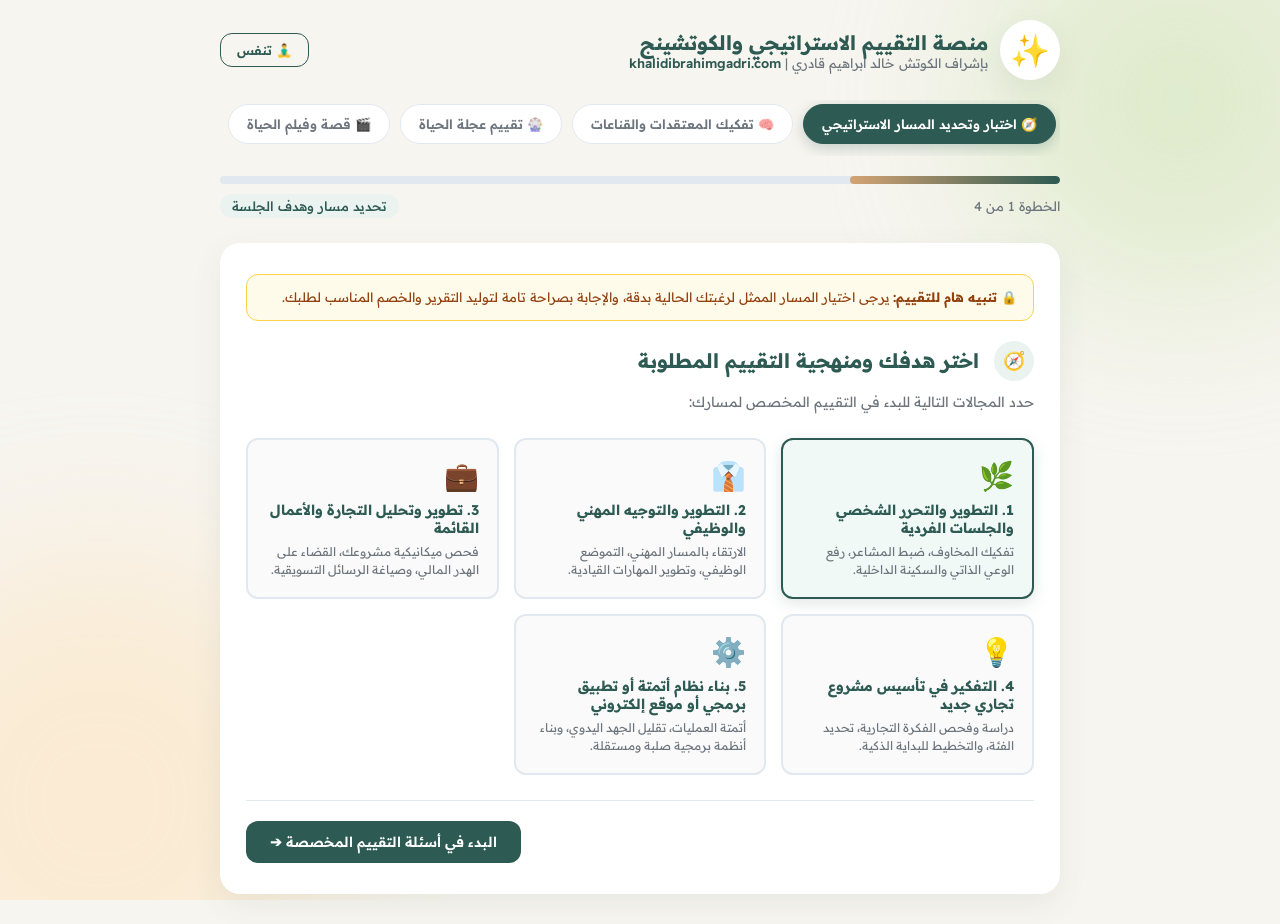
<file: index.html>
<!DOCTYPE html>
<html lang="ar" dir="rtl">
<head>
  <meta charset="UTF-8">
  <meta name="viewport" content="width=device-width, initial-scale=1.0, maximum-scale=1.0, user-scalable=no, viewport-fit=cover">
  <title>منصة التقييم الاستراتيجي والكوتشينج | الكوتش خالد ابراهيم قادري</title>
  <link rel="preconnect" href="https://fonts.googleapis.com">
  <link rel="preconnect" href="https://fonts.gstatic.com" crossorigin>
  <link href="https://fonts.googleapis.com/css2?family=Readex+Pro:wght@300;400;500;600;700&family=Tajawal:wght@400;500;700&display=swap" rel="stylesheet">
  <link rel="stylesheet" href="style.css">
  <script src="https://www.paypal.com/sdk/js?client-id=BAA0L9qfYzyZU52Dm7cKV9lvitAvl5wZ5P7UTvoHEBgJWBPzPqoP6h4xFuIu-w0MsAqCLvXwCz_W_fuwg0&components=hosted-buttons&disable-funding=venmo&currency=USD"></script>
</head>
<body>
  <div class="app-background">
    <div class="bg-shape shape-1"></div>
    <div class="bg-shape shape-2"></div>
  </div>

  <main class="app-container">
    <header class="app-header">
      <div class="brand">
        <div class="logo-icon">✨</div>
        <div class="brand-text">
          <h1>منصة التقييم الاستراتيجي والكوتشينج</h1>
          <p>بإشراف الكوتش خالد ابراهيم قادري | <a href="https://khalidibrahimgadri.com" target="_blank" class="brand-link">khalidibrahimgadri.com</a></p>
        </div>
      </div>
      <div class="header-actions">
        <button id="toggleBreathingBtn" class="btn btn-outline small">🧘‍♂️ تنفس</button>
      </div>
    </header>

    <nav class="tools-nav">
      <button class="nav-tab active" data-tool="assessment">🧭 اختبار وتحديد المسار الاستراتيجي</button>
      <button class="nav-tab" data-tool="beliefs">🧠 تفكيك المعتقدات والقناعات</button>
      <button class="nav-tab" data-tool="wheel">🎡 تقييم عجلة الحياة</button>
      <button class="nav-tab" data-tool="movie">🎬 قصة وفيلم الحياة</button>
      <button class="nav-tab" data-tool="focus">🎯 بوصلة التركيز والإرادة</button>
    </nav>

    <div id="breathingModal" class="modal hidden">
      <div class="modal-content">
        <button class="close-modal" id="closeBreathingBtn">&times;</button>
        <h3>تمرين هدوء الجهاز العصبي (4-4-4)</h3>
        <p class="subtitle">خذ لحظة للهدوء والتواصل مع ذاتك قبل بدء التقييم</p>
        <div class="breathing-circle-container">
          <div class="breathing-circle" id="breathingCircle">
            <span id="breathingText">شهيق</span>
          </div>
        </div>
        <div class="breathing-timer-controls">
          <button id="startBreathingBtn" class="btn btn-primary">ابدأ التمرين (دقيقة واحدة)</button>
        </div>
      </div>
    </div>

    <section id="tool-assessment" class="tool-section active">
      <div class="progress-section">
        <div class="progress-bar-wrapper">
          <div class="progress-bar-fill" id="progressBar"></div>
        </div>
        <div class="steps-info">
          <span id="stepCounterText">الخطوة 1 من 4</span>
          <span id="stepCategoryText" class="category-badge">تحديد مسار وهدف الجلسة</span>
        </div>
      </div>

      <div class="cards-wrapper">
        <div class="card step-card active" data-step="0">
          <div class="disclaimer-banner">
            🔒 <strong>تنبيه هام للتقييم:</strong> يرجى اختيار المسار الممثل لرغبتك الحالية بدقة، والإجابة بصراحة تامة لتوليد التقرير والخصم المناسب لطلبك.
          </div>

          <div class="card-header">
            <div class="step-num">🧭</div>
            <h2>اختر هدفك ومنهجية التقييم المطلوبة</h2>
          </div>
          <p class="card-desc">حدد المجالات التالية للبدء في التقييم المخصص لمسارك:</p>

          <div class="paths-grid">
            <div class="path-card selected" data-path="personal">
              <div class="path-icon">🌿</div>
              <h3>1. التطوير والتحرر الشخصي والجلسات الفردية</h3>
              <p>تفكيك المخاوف، ضبط المشاعر، رفع الوعي الذاتي والسكينة الداخلية.</p>
            </div>

            <div class="path-card" data-path="career">
              <div class="path-icon">👔</div>
              <h3>2. التطوير والتوجيه المهني والوظيفي</h3>
              <p>الارتقاء بالمسار المهني، التموضع الوظيفي، وتطوير المهارات القيادية.</p>
            </div>

            <div class="path-card" data-path="business">
              <div class="path-icon">💼</div>
              <h3>3. تطوير وتحليل التجارة والأعمال القائمة</h3>
              <p>فحص ميكانيكية مشروعك، القضاء على الهدر المالي، وصياغة الرسائل التسويقية.</p>
            </div>

            <div class="path-card" data-path="startup">
              <div class="path-icon">💡</div>
              <h3>4. التفكير في تأسيس مشروع تجاري جديد</h3>
              <p>دراسة وفحص الفكرة التجارية، تحديد الفئة، والتخطيط للبداية الذكية.</p>
            </div>

            <div class="path-card" data-path="tech">
              <div class="path-icon">⚙️</div>
              <h3>5. بناء نظام أتمتة أو تطبيق برمجي أو موقع إلكتروني</h3>
              <p>أتمتة العمليات، تقليل الجهد اليدوي، وبناء أنظمة برمجية صلبة ومستقلة.</p>
            </div>
          </div>

          <div class="card-actions">
            <span></span>
            <button class="btn btn-primary" id="startPathAssessmentBtn">البدء في أسئلة التقييم المخصصة ➔</button>
          </div>
        </div>

        <div class="card step-card" data-step="1">
          <div class="card-header">
            <div class="step-num">1</div>
            <h2 id="step1Title">تحديد التحدي أو الهدف الأساسي</h2>
          </div>

          <div class="form-group" id="step1OptionsGroup">
            <label id="step1OptionsLabel">اختر التصنيف الأساسي:</label>
            <div class="emotion-tags" id="step1Tags">
            </div>
          </div>

          <div class="form-group">
            <label id="step1CustomLabel">صف بصراحة ومصداقية تفاصيل وضعك الحالي: <span class="required-star">*</span></label>
            <textarea id="step1CustomText" class="textarea-input" rows="4" placeholder="اكتب هنا بالتفصيل وبحرية تامة..."></textarea>
            <span class="field-error hidden" id="err_step1">⚠️ يرجى الإجابة وتعبئة المربع للاستمرار</span>
          </div>

          <div class="card-actions">
            <button class="btn btn-secondary prev-btn" data-prev="0">⬅ تغيير المسار</button>
            <button class="btn btn-primary next-btn" data-next="2">المتابعة للخطوة التالية ➔</button>
          </div>
        </div>

        <div class="card step-card" data-step="2">
          <div class="card-header">
            <div class="step-num">2</div>
            <h2 id="step2Title">الجذور والتأثير الحالي</h2>
          </div>

          <div class="form-group">
            <label id="step2Label1">ما الذي يعيق تقدمك أو يزيد التكلفة والجهد في هذا المسار حالياً؟ <span class="required-star">*</span></label>
            <textarea id="step2Text1" class="textarea-input" rows="3" placeholder="صف العوائق الرئيسية..."></textarea>
            <span class="field-error hidden" id="err_step2_1">⚠️ يرجى تعبئة هذا الحقل للاستمرار</span>
          </div>

          <div class="form-group">
            <label id="step2Label2">ما الأثر الحقيقي أو التكلفة التي تتحملها في حال عدم معالجة هذا الأمر؟ <span class="required-star">*</span></label>
            <textarea id="step2Text2" class="textarea-input" rows="3" placeholder="مثال: هدر الوقت، توتر النفس، تراجع الأرباح..."></textarea>
            <span class="field-error hidden" id="err_step2_2">⚠️ يرجى تعبئة هذا الحقل للاستمرار</span>
          </div>

          <div class="card-actions">
            <button class="btn btn-secondary prev-btn" data-prev="1">⬅ السابق</button>
            <button class="btn btn-primary next-btn" data-next="3">المتابعة للخطوة التالية ➔</button>
          </div>
        </div>

        <div class="card step-card" data-step="3">
          <div class="card-header">
            <div class="step-num">3</div>
            <h2 id="step3Title">النتيجة والهدف المنشود</h2>
          </div>

          <div class="form-group">
            <label id="step3Label1">ما النتيجة المثالية التي تطمح للوصول إليها خلال الفترة القادمة؟ <span class="required-star">*</span></label>
            <textarea id="step3Text1" class="textarea-input" rows="3" placeholder="صف النتيجة المنشودة بالتفصيل..."></textarea>
            <span class="field-error hidden" id="err_step3_1">⚠️ يرجى تحديد النتيجة المنشودة</span>
          </div>

          <div class="form-group" id="techDetailsGroup" style="display: none;">
            <label>تقدير نطاق وحجم العمل التقني المطلوب (عدد الساعات والأنظمة):</label>
            <div class="slider-container">
              <input type="range" id="techScopeRange" min="10" max="120" value="40" class="range-slider">
              <div class="slider-labels">
                <span>نظام بسيط / أتمتة (10 ساعات)</span>
                <span>متوسط (40 ساعة)</span>
                <span>تطبيق مخصص/موقع كلي (120+ ساعة)</span>
              </div>
            </div>
            <p style="font-size: 13px; color: var(--text-muted); margin-top: 8px;">
              الساعات التقديرية الحالية: <strong id="techScopeVal" style="color: var(--primary-color);">40 ساعة</strong>
            </p>
          </div>

          <div class="lead-capture-box">
            <h3>💌 استلام نتيجة التقييم وتفعيل الخصم الخاص</h3>
            <p>أدخل اسمك ورقمك لإصدار التقرير ومعرفة الخصم المستحق على الخدمات أو البرمجيات:</p>
            <div class="form-group">
              <input type="text" id="clientName" class="input-text" placeholder="اسمك الكريم">
            </div>
            <div class="form-group">
              <input type="text" id="clientPhone" class="input-text" placeholder="رقم الواتساب">
            </div>
          </div>

          <div class="card-actions">
            <button class="btn btn-secondary prev-btn" data-prev="2">⬅ السابق</button>
            <button class="btn btn-success" id="generateSummaryBtn">إظهار نتيجة التقييم والخصومات ✨</button>
          </div>
        </div>

        <div class="card summary-card hidden" id="summaryView">
          <div class="summary-header">
            <div class="summary-icon" id="diagIcon">📊</div>
            <h2 id="summaryMainTitle">تقرير التقييم والتوجيه الاستراتيجي</h2>
            <p class="summary-subtitle">إشراف الكوتش خالد ابراهيم قادري</p>
            <p class="summary-date" id="summaryDate"></p>
          </div>

          <div class="diagnostic-result-box" id="diagnosticOutcomeBox">
            <div class="diag-badge" id="diagBadge">نتيجة التقييم المخصص</div>
            <h3 id="diagTitle">جاري تحليل البيانات...</h3>
            <p id="diagDescription" class="diag-desc-text"></p>
          </div>

          <div class="summary-body" id="summaryPrintArea">
            <div class="summary-section">
              <h4>1. تفاصيل التقييم والمسار المختار</h4>
              <p><strong>المسار المحدد:</strong> <span id="sumPathName">-</span></p>
              <p><strong>التصنيف / الشعور:</strong> <span id="sumCategory">-</span></p>
              <p><strong>الوصف والتعبير الحر:</strong> <span id="sumCustom1">-</span></p>
            </div>

            <div class="summary-section">
              <h4>2. العوائق والأثر المستهدف</h4>
              <p><strong>العقبات والتكلفة الحالية:</strong> <span id="sumCustom2">-</span></p>
              <p><strong>النتيجة المنشودة:</strong> <span id="sumCustom3">-</span></p>
            </div>
          </div>

          <div class="summary-cta-box" id="ctaContainer">
            <div class="cta-badge">🎁 كود الخصم المباشر وحجز الخدمات</div>
            <h3 id="ctaHeading">احصل على التوجيه وحول مسارك الآن</h3>
            
            <div class="coupon-bar-wrapper" style="margin: 15px auto;">
              <div class="coupon-title">
                <span>🏷️</span> ادخل كود الخصم لتحديث أسعار الجلسات فوراً:
              </div>
              <div class="coupon-input-group">
                <input type="text" id="couponCodeInput" class="coupon-input" placeholder="أدخل الكود (مثال: KHALID40)">
                <button type="button" id="applyCouponBtn" class="coupon-btn">تطبيق الخصم ✨</button>
              </div>
              <div id="couponMsg" class="coupon-msg"></div>
            </div>

            <div id="techEstimateCard" class="offer-card featured" style="display: none; text-align: right; margin-bottom: 20px;">
              <div class="offer-tag best">تقدير النظام والبرمجيات ⚙️</div>
              <h4>تقدير نطاق العمل والتكلفة لنظامك البرمجي</h4>
              <p>بناءً على النطاق المحدد (<span id="estHours">40</span> ساعة أتمتة وتطوير):</p>
              <ul style="font-size: 13px; line-height: 1.8; margin-right: 20px; color: var(--text-dark);">
                <li>التكلفة التقديرية قبل الخصم: <span id="rawTechPrice" style="text-decoration: line-through; color: #888;">$1,600</span> ($40/ساعة)</li>
                <li><strong>الخصم الخاص المطبق (30% إلى 50%):</strong> <span id="discountTechVal" style="color: var(--primary-color); font-weight: bold;">خصم خاص</span></li>
                <li><strong>السعر النهائي التقديري بالخصم:</strong> <strong id="finalTechPrice" style="color: #E07A5F; font-size: 16px;">$960</strong></li>
              </ul>
              <p style="font-size: 12px; color: var(--text-muted); margin-top: 8px;">تواصل مباشرة عبر الواتساب لإرسال مواصفاتك التفصيلية واستلام عرض السعر النهائي مع الخصم!</p>
            </div>

            <div id="coachingOffersGrid" class="offers-grid">
              <div class="offer-card">
                <div class="offer-tag">خصم 40% 🔥</div>
                <h4>جلسة استشارية فردية + تحليل الشخصية بالأرقام الصينية</h4>
                <p>السعر الأساسي: <span class="old-price-strike">$106.95</span> | السعر بالخصم: <strong id="priceSingleUsd" style="color: var(--primary-color);">$64.17</strong> (210 ر.س)</p>
              </div>

              <div class="offer-card featured">
                <div class="offer-tag best">خصم 50% ✨ الأوفر والأعمق</div>
                <h4>باقة 3 جلسات كوتشينج وتوجيه متكاملة</h4>
                <p>السعر الأساسي: <span class="old-price-strike">$320.85</span> | السعر بالخصم: <strong id="priceBundleUsd" style="color: var(--primary-color);">$160.42</strong> (525 ر.س)</p>
              </div>
            </div>

            <p class="cta-pitch" style="margin-top: 15px;">
              اختر الوسيلة المناسبة لك لتأكيد موعدك مباشرة عبر الواتساب أو الدفع الفوري:
            </p>

            <div class="cta-buttons">
              <a id="whatsappSingleSessionLink" href="https://wa.me/966591533385" target="_blank" class="btn btn-whatsapp">
                💬 حجز الاستشارة بالخصم عبر الواتساب
              </a>
              <a id="whatsappBundleLink" href="https://wa.me/966591533385" target="_blank" class="btn btn-success">
                🌟 حجز باقة الجلسات/الأنظمة بالخصم عبر الواتساب
              </a>
              <a href="https://t.me/khalidigadri" target="_blank" class="btn btn-telegram">
                ✈️ للتواصل عبر التليجرام (@khalidigadri)
              </a>
            </div>
          </div>

          <div class="card-actions summary-actions">
            <button class="btn btn-outline" id="printSummaryBtn">🖨️ تصدير / طباعة التقرير (PDF)</button>
            <button class="btn btn-secondary" id="downloadTxtBtn">📥 تنزيل نسخة من التقرير</button>
            <button class="btn btn-primary" id="restartBtn">🔄 إعادة التقييم</button>
          </div>
        </div>

      </div>
    </section>

    <section id="tool-beliefs" class="tool-section">
      <div class="card active">
        <div class="card-header">
          <div class="step-num">🧠</div>
          <h2>تفكيك المعتقدات والقناعات المقيّدة</h2>
        </div>
        <p class="card-desc">المعتقدات هي العدسة التي نرى بها العالم. استبدال الفكرة المعيقة بفكرة تمكينية يغير حياتك.</p>

        <div class="form-group">
          <label for="limitingBelief">1. ما هو المعتقد المقيّد أو القناعة التي تعيق تطورك؟</label>
          <input type="text" id="limitingBelief" class="input-text" placeholder="مثال: أنا غير جدير بالنجاح / المال صعب الحصول عليه...">
        </div>

        <div class="form-group">
          <label for="beliefOrigin">2. ما المواقف أو التجارب القديمة التي جعلتك تتبنى هذه القناعة؟</label>
          <textarea id="beliefOrigin" class="textarea-input" rows="3" placeholder="مثال: موقف فشل سابق أو كلام سلبي تلقيته في الماضي..."></textarea>
        </div>

        <div class="form-group">
          <label for="empoweringBelief">3. ما هي القناعة الجديدة التمكينية البديلة التي تختارها؟</label>
          <input type="text" id="empoweringBelief" class="input-text" placeholder="مثال: أنا أتعلم باستمرار وأستحق التطور والنجاح...">
        </div>

        <div class="card-actions">
          <span></span>
          <button class="btn btn-primary" id="saveBeliefBtn">حفظ القناعة الجديدة 🌟</button>
        </div>
      </div>
    </section>

    <section id="tool-wheel" class="tool-section">
      <div class="card active">
        <div class="card-header">
          <div class="step-num">🎡</div>
          <h2>تقييم عجلة الحياة والتوازن الذاتي</h2>
        </div>
        <p class="card-desc">قس مستوى رضاك من 1 إلى 10 في جوانب حياتك الرئيسية لمعرفة أين تضع تركيزك القادم.</p>

        <div class="wheel-sliders">
          <div class="wheel-item">
            <label>1. الجانب الروحي والقيمي: (<span id="val_sp">8</span>/10)</label>
            <input type="range" min="1" max="10" value="8" class="range-slider wheel-range" data-target="val_sp">
          </div>
          <div class="wheel-item">
            <label>2. الصحة والجسد والطاقة: (<span id="val_he">7</span>/10)</label>
            <input type="range" min="1" max="10" value="7" class="range-slider wheel-range" data-target="val_he">
          </div>
          <div class="wheel-item">
            <label>3. العلاقات والأسرة: (<span id="val_rel">6</span>/10)</label>
            <input type="range" min="1" max="10" value="6" class="range-slider wheel-range" data-target="val_rel">
          </div>
          <div class="wheel-item">
            <label>4. العمل والمهنة: (<span id="val_car">7</span>/10)</label>
            <input type="range" min="1" max="10" value="7" class="range-slider wheel-range" data-target="val_car">
          </div>
          <div class="wheel-item">
            <label>5. المال والتدفق المالي: (<span id="val_fin">5</span>/10)</label>
            <input type="range" min="1" max="10" value="5" class="range-slider wheel-range" data-target="val_fin">
          </div>
          <div class="wheel-item">
            <label>6. النمو الشخصي والتعلم: (<span id="val_grw">9</span>/10)</label>
            <input type="range" min="1" max="10" value="9" class="range-slider wheel-range" data-target="val_grw">
          </div>
        </div>

        <div class="card-actions">
          <span></span>
          <button class="btn btn-primary" id="saveWheelBtn">حفظ تقييم العجلة 🎡</button>
        </div>
      </div>
    </section>

    <section id="tool-movie" class="tool-section">
      <div class="card active">
        <div class="card-header">
          <div class="step-num">🎬</div>
          <h2>سيناريو قصة وفيلم حياتك المستقبلية</h2>
        </div>
        <p class="card-desc">تخيل أنك المخرج والبطل لقصة حياتك القادمة. كيف تبدو حياتك المثالية؟</p>

        <div class="form-group">
          <label for="movieHero">1. من هو البطل الذي تصبحه في قصة حياتك؟</label>
          <input type="text" id="movieHero" class="input-text" placeholder="مثال: شخص واثق، هادئ النفس، ملهم ومؤثر...">
        </div>

        <div class="form-group">
          <label for="movieScene">2. صف مشهداً من يومك المثالي في المستقبل:</label>
          <textarea id="movieScene" class="textarea-input" rows="4" placeholder="مثال: أستيقظ بنشاط، أعمل على مشروعي بحرية وأقضي وقتاً ممتعاً مع أسرتي..."></textarea>
        </div>

        <div class="card-actions">
          <span></span>
          <button class="btn btn-primary" id="saveMovieBtn">حفظ السيناريو 🎬</button>
        </div>
      </div>
    </section>

    <section id="tool-focus" class="tool-section">
      <div class="card active">
        <div class="card-header">
          <div class="step-num">🎯</div>
          <h2>بوصلة التركيز والإرادة الحرة</h2>
        </div>

        <div class="form-group">
          <label for="focusTarget">1. ما هو الهدف الرئيسي الذي تختار توجيه إرادتك إليه هذا الأسبوع؟</label>
          <input type="text" id="focusTarget" class="input-text" placeholder="مثال: الالتزام بالرياضة، إنهاء المشروع الحقيقي...">
        </div>

        <div class="form-group">
          <label for="focusDistractions">2. ما هي أكثر المشتتات التي تسرق انتباهك؟</label>
          <textarea id="focusDistractions" class="textarea-input" rows="3" placeholder="مثال: وسائل التواصل، التسويف..."></textarea>
        </div>

        <div class="card-actions">
          <span></span>
          <button class="btn btn-primary" id="saveFocusBtn">تفعيل درع التركيز 🎯</button>
        </div>
      </div>
    </section>

  </main>

  <script src="app.js"></script>
</body>
</html>
</file>
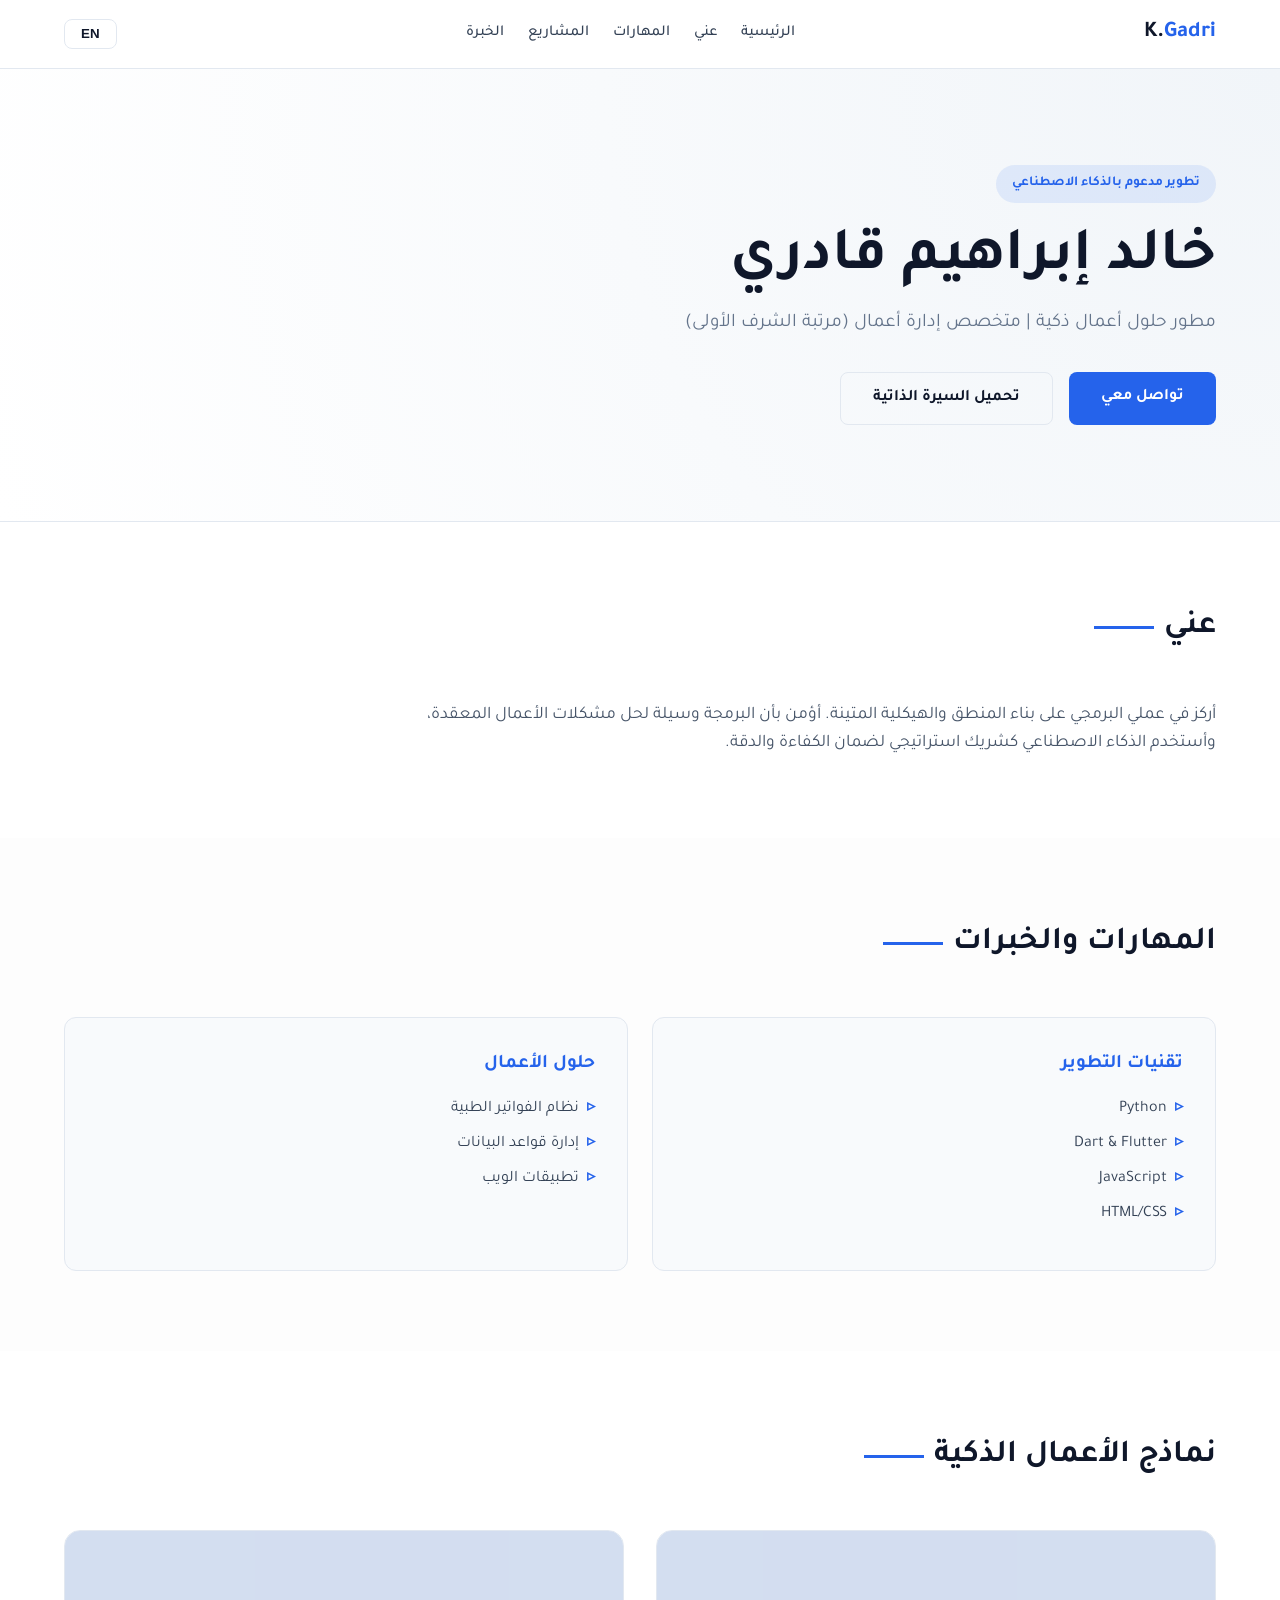
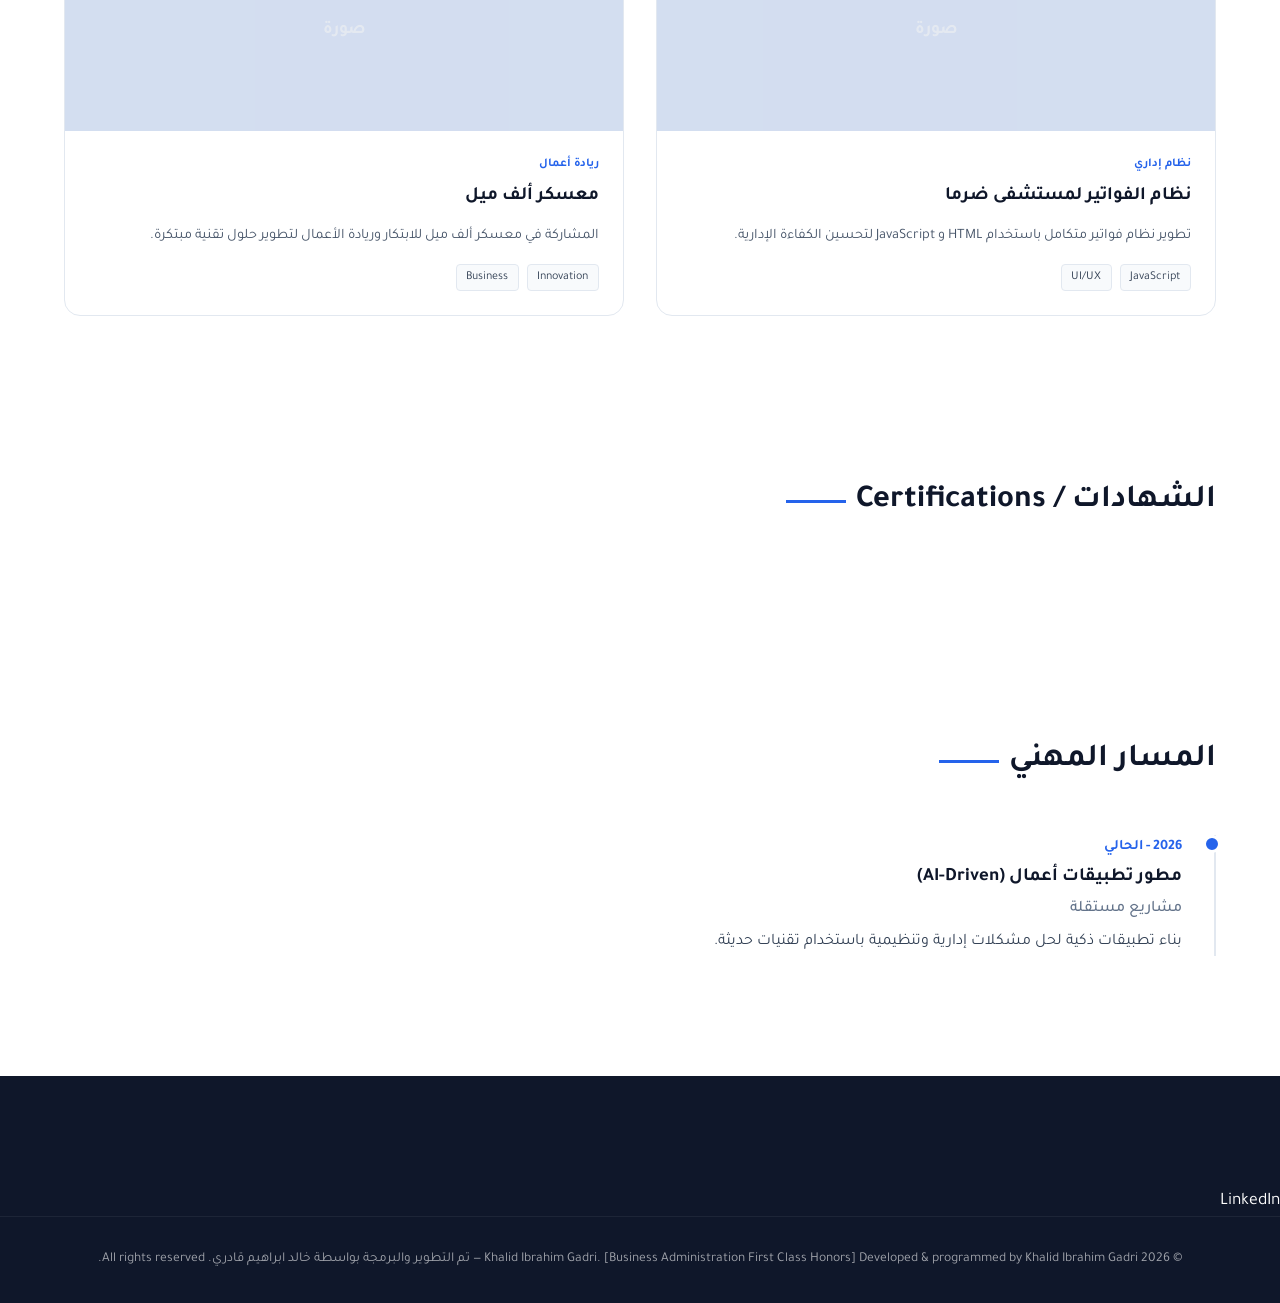
<file: khalid_gadri_portfolio.html>
<!DOCTYPE html>
<html lang="ar" dir="rtl">
<head>
    <meta charset="UTF-8">
    <meta name="viewport" content="width=device-width, initial-scale=1.0">
    <title>Khalid Ibrahim Gadri | Portfolio</title>
    <link href="https://fonts.googleapis.com/css2?family=Inter:wght@300;400;600;700&family=Tajawal:wght@400;500;700&display=swap" rel="stylesheet">
    <style>
        :root {
            --primary: #2563eb;
            --dark: #0f172a;
            --light: #f8fafc;
            --text: #334155;
            --border: #e2e8f0;
            --white: #ffffff;
            --transition: all 0.3s cubic-bezier(0.4, 0, 0.2, 1);
        }

        * { margin: 0; padding: 0; box-sizing: border-box; }
        body { font-family: 'Tajawal', 'Inter', sans-serif; line-height: 1.6; color: var(--text); background-color: var(--white); scroll-behavior: smooth; }
        .container { max-width: 1200px; margin: 0 auto; padding: 0 1.5rem; }

        /* Navbar */
        .navbar { padding: 1rem 0; border-bottom: 1px solid var(--border); position: sticky; top: 0; background: rgba(255, 255, 255, 0.9); backdrop-filter: blur(10px); z-index: 1000; }
        .navbar .container { display: flex; justify-content: space-between; align-items: center; }
        .logo { font-size: 1.4rem; font-weight: 700; color: var(--dark); text-decoration: none; }
        .logo span { color: var(--primary); }
        .nav-links { display: flex; list-style: none; gap: 1.5rem; }
        .nav-links a { text-decoration: none; color: var(--text); font-weight: 500; font-size: 0.95rem; transition: var(--transition); }
        .nav-links a:hover { color: var(--primary); }

        /* Hero Section */
        .hero { padding: 6rem 0; background: radial-gradient(circle at top right, #f1f5f9, #ffffff); border-bottom: 1px solid var(--border); }
        .badge { display: inline-block; padding: 0.5rem 1rem; background: rgba(37, 99, 235, 0.1); color: var(--primary); border-radius: 50px; font-size: 0.85rem; font-weight: 700; margin-bottom: 1.5rem; }
        h1 { font-size: clamp(2.5rem, 5vw, 3.8rem); color: var(--dark); margin-bottom: 1rem; line-height: 1.1; }
        .hero-subtitle { font-size: 1.2rem; max-width: 700px; margin-bottom: 2rem; color: #64748b; }
        .btn-group { display: flex; gap: 1rem; }
        .btn { padding: 0.8rem 2rem; border-radius: 8px; text-decoration: none; font-weight: 600; transition: var(--transition); cursor: pointer; border: none; }
        .btn-primary { background: var(--primary); color: var(--white); }
        .btn-primary:hover { opacity: 0.9; transform: translateY(-2px); }
        .btn-outline { border: 1.5px solid var(--border); color: var(--dark); background: transparent; }
        .btn-outline:hover { background: var(--light); }

        /* Sections */
        .section { padding: 5rem 0; }
        .section-title { font-size: 2rem; margin-bottom: 3rem; color: var(--dark); display: flex; align-items: center; gap: 10px; }
        .section-title::after { content: ""; height: 3px; width: 60px; background: var(--primary); display: inline-block; }

        /* Skills Grid */
        .skills-grid { display: grid; grid-template-columns: repeat(auto-fit, minmax(280px, 1fr)); gap: 1.5rem; }
        .skill-card { padding: 2rem; background: var(--light); border-radius: 12px; border: 1px solid var(--border); }
        .skill-card h3 { margin-bottom: 1rem; font-size: 1.2rem; color: var(--primary); }
        .skill-card ul { list-style: none; }
        .skill-card li { margin-bottom: 0.6rem; display: flex; align-items: center; gap: 8px; }
        .skill-card li::before { content: "▹"; color: var(--primary); font-weight: bold; }

        /* Projects - Masonry-like Layout */
        .project-grid { display: grid; grid-template-columns: repeat(auto-fit, minmax(350px, 1fr)); gap: 2rem; }
        .project-card { background: var(--white); border: 1px solid var(--border); border-radius: 16px; overflow: hidden; transition: var(--transition); }
        .project-card:hover { transform: translateY(-10px); box-shadow: 0 20px 25px -5px rgba(0,0,0,0.1); }
        .project-img { height: 200px; background: #e2e8f0; display: flex; align-items: center; justify-content: center; overflow: hidden; position: relative;}
        .project-img img { width: 100%; height: 100%; object-fit: cover; opacity: 0.9; }
        .project-content { padding: 1.5rem; }
        .project-tag { font-size: 0.75rem; font-weight: 700; color: var(--primary); text-transform: uppercase; margin-bottom: 0.5rem; display: block; }
        .project-content h3 { margin-bottom: 0.8rem; color: var(--dark); }
        .project-content p { font-size: 0.9rem; margin-bottom: 1rem; color: #475569; }
        .tech-list { display: flex; gap: 0.5rem; flex-wrap: wrap; }
        .tech-list span { padding: 0.2rem 0.6rem; background: var(--light); border-radius: 4px; font-size: 0.75rem; border: 1px solid var(--border); }

        /* Certifications */
        .cert-grid { display: grid; gap: 1rem; grid-template-columns: repeat(auto-fit, minmax(240px, 1fr)); }
        .cert-card { background: var(--white); border: 1px solid var(--border); padding: 1rem; border-radius: 10px; display:flex; flex-direction:column; gap:0.6rem; }
        .cert-card h3 { margin:0; font-size:1rem; color:var(--dark); }
        .cert-issuer { color:#64748b; font-size:0.9rem; }
        .cert-card a { margin-top:auto; align-self:flex-start; }

        /* Experience Timeline */
        .timeline { border-right: 2px solid var(--border); padding-right: 2rem; position: relative; }
        [dir="ltr"] .timeline { border-right: none; border-left: 2px solid var(--border); padding-left: 2rem; }
        .timeline-item { position: relative; margin-bottom: 2.5rem; }
        .timeline-item::after { content: ""; position: absolute; top: 0; right: -2.45rem; width: 12px; height: 12px; background: var(--primary); border-radius: 50%; border: 3px solid var(--white); }
        [dir="ltr"] .timeline-item::after { right: auto; left: -2.45rem; }
        .timeline-date { font-weight: 700; color: var(--primary); font-size: 0.9rem; }
        .timeline-item h3 { color: var(--dark); margin: 0.2rem 0; }
        .timeline-item h4 { font-weight: 500; font-size: 1rem; color: #64748b; margin-bottom: 0.5rem; }

        /* Footer & Contact */
        footer { background: var(--dark); color: var(--white); padding: 4rem 0 2rem; }
        .contact-grid { display: grid; grid-template-columns: repeat(auto-fit, minmax(200px, 1fr)); gap: 2rem; margin-bottom: 3rem; text-align: center; }
        .contact-link { color: var(--white); text-decoration: none; font-size: 1.1rem; border-bottom: 1px solid transparent; transition: var(--transition); }
        .contact-link:hover { border-color: var(--primary); color: var(--primary); }
        .copyright { text-align: center; font-size: 0.85rem; opacity: 0.6; border-top: 1px solid rgba(255,255,255,0.1); padding-top: 2rem; }

        /* Animations */
        @keyframes fadeIn { from { opacity: 0; transform: translateY(20px); } to { opacity: 1; transform: translateY(0); } }
        .animate { animation: fadeIn 0.8s ease forwards; }

        @media (max-width: 768px) {
            h1 { font-size: 2.2rem; }
            .nav-links { display: none; }
            .btn-group { flex-direction: column; }
        }
    </style>
</head>
<body>

    <nav class="navbar">
        <div class="container">
            <a href="#" class="logo">K.<span>Gadri</span></a>
            <ul class="nav-links" id="menu-links">
                </ul>
            <button id="lang-toggle" class="btn btn-outline" style="padding: 0.4rem 1rem;">EN</button>
        </div>
    </nav>

    <header class="hero">
        <div class="container">
            <div id="badge-content"></div>
            <h1 id="hero-name">خالد إبراهيم قادري</h1>
            <p class="hero-subtitle" id="hero-sub"></p>
            <div class="btn-group">
                <a href="#contact" class="btn btn-primary" id="btn-contact">تواصل معي</a>
                <a href="#" class="btn btn-outline" id="btn-cv">تحميل السيرة الذاتية</a>
            </div>
        </div>
    </header>

    <section id="about" class="section">
        <div class="container">
            <h2 class="section-title" id="title-about">عني</h2>
            <p id="about-p" style="max-width: 800px; font-size: 1.1rem; color: #475569;"></p>
        </div>
    </section>

    <section id="skills" class="section" style="background: #fdfdfd;">
        <div class="container">
            <h2 class="section-title" id="title-skills">المهارات والخبرات</h2>
            <div class="skills-grid" id="skills-container">
                </div>
        </div>
    </section>

    <section id="projects" class="section">
        <div class="container">
            <h2 class="section-title" id="title-projects">نماذج الأعمال الذكية</h2>
            <div class="project-grid" id="projects-container">
                </div>
        </div>
    </section>

    <!-- Certifications (data-driven) -->
    <section id="certifications" class="section">
        <div class="container">
            <h2 class="section-title" id="title-certs">الشهادات / Certifications</h2>
            <div class="cert-grid" id="certs-container"></div>
        </div>
    </section>


    <section id="experience" class="section bg-light">
        <div class="container">
            <h2 class="section-title" id="title-exp">المسار المهني</h2>
            <div class="timeline" id="exp-container">
                </div>
        </div>
    </section>

    <footer id="contact">
        <div class="container">
            <div class="contact-grid">
                </div>
            </aside>
                </div>
                <div>
                    <a href="https://www.linkedin.com/in/khalid-ibrahim-gadri-ab51432aa/" class="contact-link">LinkedIn</a>
                </div>
            </div>
            <div class="copyright">
                <p>&copy; 2026 Khalid Ibrahim Gadri. [Business Administration First Class Honors] Developed &amp; programmed by Khalid Ibrahim Gadri — تم التطوير والبرمجة بواسطة خالد ابراهيم قادري. All rights reserved.</p>
            </div>
        </div>
    </footer>

    <!-- Admin Interface (bottom) -->
    <button id="admin-toggle" style="position:fixed;right:18px;bottom:18px;z-index:1500;padding:0.6rem 0.9rem;border-radius:10px;border:1px solid var(--border);background:var(--white);cursor:pointer">Admin</button>
    <aside id="admin-panel" style="position:fixed;right:18px;bottom:68px;z-index:1499;width:360px;max-width:calc(100% - 40px);background:var(--white);border:1px solid var(--border);box-shadow:0 12px 30px rgba(2,6,23,0.08);padding:1rem;border-radius:12px;display:none;overflow:auto;max-height:80vh;">
        <h3 style="margin:0 0 0.5rem;font-size:1rem;color:var(--dark)">Admin — قسم النماذج الذكية</h3>
        <form id="admin-form">
            <label style="display:block;font-size:0.85rem;margin-bottom:0.25rem">Language</label>
            <select id="admin-lang" style="width:100%;padding:0.45rem;margin-bottom:0.6rem;border:1px solid var(--border);border-radius:8px;">
                <option value="ar">Arabic (ar)</option>
                <option value="en">English (en)</option>
            </select>

            <label style="display:block;font-size:0.85rem;margin-bottom:0.25rem">Tag</label>
            <input id="admin-tag" placeholder="e.g. Business Development" style="width:100%;padding:0.5rem;margin-bottom:0.6rem;border:1px solid var(--border);border-radius:8px;" />

            <label style="display:block;font-size:0.85rem;margin-bottom:0.25rem">Title</label>
            <input id="admin-title" placeholder="Project title" style="width:100%;padding:0.5rem;margin-bottom:0.6rem;border:1px solid var(--border);border-radius:8px;" />

            <label style="display:block;font-size:0.85rem;margin-bottom:0.25rem">Description</label>
            <textarea id="admin-desc" rows="3" placeholder="Short description" style="width:100%;padding:0.5rem;margin-bottom:0.6rem;border:1px solid var(--border);border-radius:8px"></textarea>

            <label style="display:block;font-size:0.85rem;margin-bottom:0.25rem">Image URL (optional)</label>
            <input id="admin-image-url" placeholder="/assets/img.jpg or https://..." style="width:100%;padding:0.45rem;margin-bottom:0.45rem;border:1px solid var(--border);border-radius:8px;" />

            <label style="display:block;font-size:0.85rem;margin-bottom:0.25rem">Or upload image</label>
            <input id="admin-image-file" type="file" accept="image/*" style="width:100%;margin-bottom:0.6rem;" />

            <label style="display:block;font-size:0.85rem;margin-bottom:0.25rem">Tech tags (comma separated)</label>
            <input id="admin-tech" placeholder="AI, UX, Backend" style="width:100%;padding:0.45rem;margin-bottom:0.8rem;border:1px solid var(--border);border-radius:8px;" />

            <div style="display:flex;gap:0.5rem;">
                <button type="submit" class="btn btn-primary" style="flex:1">قسم النماذج الذكية</button>
                <button type="button" id="admin-clear" class="btn btn-outline" style="flex:1">Clear</button>
            </div>
                <p id="admin-msg" style="font-size:0.85rem;color:#64748b;margin-top:0.6rem"></p>
                <input type="hidden" id="admin-edit-index" />
                <input type="hidden" id="admin-edit-source" />
                <div style="margin-top:0.8rem;border-top:1px dashed var(--border);padding-top:0.8rem">
                    <div style="display:flex;gap:0.5rem;align-items:center;margin-bottom:0.6rem">
                        <button type="button" id="admin-refresh-list" class="btn btn-outline" style="flex:1">Refresh List</button>
                        <button type="button" id="admin-clear-local" class="btn btn-outline" style="flex:1">Clear Local</button>
                    </div>
                    <div id="admin-image-preview" style="height:90px;margin-bottom:0.6rem;display:flex;align-items:center;gap:0.5rem"></div>
                    <div id="admin-project-list" style="max-height:260px;overflow:auto;display:grid;gap:0.5rem"></div>
                </div>
            
                <!-- Certifications admin -->
                <div style="margin-top:0.8rem;border-top:1px dashed var(--border);padding-top:0.8rem">
                    <h4 style="margin:0 0 0.5rem;font-size:0.95rem">Certifications / الشهادات</h4>
                    <div id="admin-cert-form" style="display:grid;gap:0.4rem">
                        <input type="hidden" id="admin-cert-edit-index" />
                        <input type="hidden" id="admin-cert-edit-source" />
                        <label style="display:block;font-size:0.85rem;margin-bottom:0.25rem">Language</label>
                        <select id="admin-cert-lang" style="width:100%;padding:0.35rem;border:1px solid var(--border);border-radius:8px;margin-bottom:0.5rem">
                            <option value="ar">Arabic (ar)</option>
                            <option value="en">English (en)</option>
                        </select>

                        <label style="display:block;font-size:0.85rem;margin-bottom:0.25rem">Tag</label>
                        <input id="admin-cert-tag" placeholder="e.g. Business Development" style="width:100%;padding:0.4rem;border:1px solid var(--border);border-radius:8px;" />

                        <label style="display:block;font-size:0.85rem;margin-bottom:0.25rem">Title</label>
                        <input id="admin-cert-title" placeholder="Certificate title" style="width:100%;padding:0.4rem;border:1px solid var(--border);border-radius:8px;" />

                        <label style="display:block;font-size:0.85rem;margin-bottom:0.25rem">Description</label>
                        <textarea id="admin-cert-desc" rows="3" placeholder="Short description" style="width:100%;padding:0.4rem;border:1px solid var(--border);border-radius:8px"></textarea>

                        <label style="display:block;font-size:0.85rem;margin-bottom:0.25rem">Image URL (optional)</label>
                        <input id="admin-cert-image-url" placeholder="/assets/img.jpg or https://..." style="width:100%;padding:0.4rem;border:1px solid var(--border);border-radius:8px;" />

                        <label style="display:block;font-size:0.85rem;margin-bottom:0.25rem">Or upload image</label>
                        <input id="admin-cert-image-file" type="file" accept="image/*" style="width:100%;" />

                        <label style="display:block;font-size:0.85rem;margin-bottom:0.25rem">Tech tags (comma separated)</label>
                        <input id="admin-cert-tech" placeholder="AI, UX, Backend" style="width:100%;padding:0.4rem;border:1px solid var(--border);border-radius:8px;" />

                        <div style="display:flex;gap:0.5rem;margin-top:0.2rem">
                            <button type="button" id="admin-cert-save" class="btn btn-primary" style="flex:1">Save Certificate</button>
                            <button type="button" id="admin-cert-clear" class="btn btn-outline" style="flex:1">Clear</button>
                        </div>
                        <div id="admin-cert-preview" style="height:80px;margin-top:0.4rem"></div>
                        <div style="margin-top:0.6rem">
                            <button type="button" id="admin-cert-refresh" class="btn btn-outline" style="width:100%;margin-bottom:0.4rem">Refresh Certificates List</button>
                            <button type="button" id="admin-cert-clear-local" class="btn btn-outline" style="width:100%">Clear Local Certificates</button>
                        </div>
                        <div id="admin-cert-list" style="max-height:200px;overflow:auto;margin-top:0.6rem;display:grid;gap:0.4rem"></div>
                    </div>
                </div>
                
                <!-- Projects admin -->
                <div style="margin-top:0.8rem;border-top:1px dashed var(--border);padding-top:0.8rem">
                    <h4 style="margin:0 0 0.5rem;font-size:0.95rem">Projects / المشاريع</h4>
                    <div id="admin-projects-form" style="display:grid;gap:0.4rem">
                        <input type="hidden" id="admin-projects-edit-index" />
                        <input type="hidden" id="admin-projects-edit-source" />
                        <label style="display:block;font-size:0.85rem;margin-bottom:0.25rem">Language</label>
                        <select id="admin-projects-lang" style="width:100%;padding:0.35rem;border:1px solid var(--border);border-radius:8px;margin-bottom:0.5rem">
                            <option value="ar">Arabic (ar)</option>
                            <option value="en">English (en)</option>
                        </select>

                        <label style="display:block;font-size:0.85rem;margin-bottom:0.25rem">Tag</label>
                        <input id="admin-projects-tag" placeholder="e.g. Business Development" style="width:100%;padding:0.4rem;border:1px solid var(--border);border-radius:8px;" />

                        <label style="display:block;font-size:0.85rem;margin-bottom:0.25rem">Title</label>
                        <input id="admin-projects-title" placeholder="Project title" style="width:100%;padding:0.4rem;border:1px solid var(--border);border-radius:8px;" />

                        <label style="display:block;font-size:0.85rem;margin-bottom:0.25rem">Description</label>
                        <textarea id="admin-projects-desc" rows="3" placeholder="Short description" style="width:100%;padding:0.4rem;border:1px solid var(--border);border-radius:8px"></textarea>

                        <label style="display:block;font-size:0.85rem;margin-bottom:0.25rem">Image URL (optional)</label>
                        <input id="admin-projects-image-url" placeholder="/assets/img.jpg or https://..." style="width:100%;padding:0.4rem;border:1px solid var(--border);border-radius:8px;" />

                        <label style="display:block;font-size:0.85rem;margin-bottom:0.25rem">Or upload image</label>
                        <input id="admin-projects-image-file" type="file" accept="image/*" style="width:100%;" />

                        <label style="display:block;font-size:0.85rem;margin-bottom:0.25rem">Tech tags (comma separated)</label>
                        <input id="admin-projects-tech" placeholder="AI, UX, Backend" style="width:100%;padding:0.4rem;border:1px solid var(--border);border-radius:8px;" />

                        <div style="display:flex;gap:0.5rem;margin-top:0.2rem">
                            <button type="button" id="admin-projects-save" class="btn btn-primary" style="flex:1">Save Project</button>
                            <button type="button" id="admin-projects-clear" class="btn btn-outline" style="flex:1">Clear</button>
                        </div>
                        <div id="admin-projects-preview" style="height:80px;margin-top:0.4rem"></div>
                        <div style="margin-top:0.6rem">
                            <button type="button" id="admin-projects-refresh" class="btn btn-outline" style="width:100%;margin-bottom:0.4rem">Refresh Projects List</button>
                            <button type="button" id="admin-projects-clear-local" class="btn btn-outline" style="width:100%">Clear Local Projects</button>
                        </div>
                        <div id="admin-projects-list" style="max-height:200px;overflow:auto;margin-top:0.6rem;display:grid;gap:0.4rem"></div>
                    </div>
                </div>
                
                        <!-- Literary admin -->
                        <div style="margin-top:0.8rem;border-top:1px dashed var(--border);padding-top:0.8rem">
                            <h4 style="margin:0 0 0.5rem;font-size:0.95rem">المؤلفات الأدبية / Literary Works</h4>
                            <div id="admin-literary-form" style="display:grid;gap:0.4rem">
                                <input type="hidden" id="admin-literary-edit-index" />
                                <input type="hidden" id="admin-literary-edit-source" />
                                <label style="display:block;font-size:0.85rem;margin-bottom:0.25rem">Language</label>
                                <select id="admin-literary-lang" style="width:100%;padding:0.35rem;border:1px solid var(--border);border-radius:8px;margin-bottom:0.5rem">
                                    <option value="ar">Arabic (ar)</option>
                                    <option value="en">English (en)</option>
                                </select>

                                <label style="display:block;font-size:0.85rem;margin-bottom:0.25rem">Tag</label>
                                <input id="admin-literary-tag" placeholder="e.g. Fiction" style="width:100%;padding:0.4rem;border:1px solid var(--border);border-radius:8px;" />

                                <label style="display:block;font-size:0.85rem;margin-bottom:0.25rem">Title</label>
                                <input id="admin-literary-title" placeholder="Work title" style="width:100%;padding:0.4rem;border:1px solid var(--border);border-radius:8px;" />

                                <label style="display:block;font-size:0.85rem;margin-bottom:0.25rem">Description</label>
                                <textarea id="admin-literary-desc" rows="3" placeholder="Short description" style="width:100%;padding:0.4rem;border:1px solid var(--border);border-radius:8px"></textarea>

                                <label style="display:block;font-size:0.85rem;margin-bottom:0.25rem">Image URL (optional)</label>
                                <input id="admin-literary-image-url" placeholder="/assets/img.jpg or https://..." style="width:100%;padding:0.4rem;border:1px solid var(--border);border-radius:8px;" />

                                <label style="display:block;font-size:0.85rem;margin-bottom:0.25rem">Or upload image</label>
                                <input id="admin-literary-image-file" type="file" accept="image/*" style="width:100%;" />

                                <label style="display:block;font-size:0.85rem;margin-bottom:0.25rem">Tags (comma separated)</label>
                                <input id="admin-literary-tech" placeholder="genre, theme" style="width:100%;padding:0.4rem;border:1px solid var(--border);border-radius:8px;" />

                                <div style="display:flex;gap:0.5rem;margin-top:0.2rem">
                                    <button type="button" id="admin-literary-save" class="btn btn-primary" style="flex:1">Save Literary</button>
                                    <button type="button" id="admin-literary-clear" class="btn btn-outline" style="flex:1">Clear</button>
                                </div>
                                <div id="admin-literary-preview" style="height:80px;margin-top:0.4rem"></div>
                                <div style="margin-top:0.6rem">
                                    <button type="button" id="admin-literary-refresh" class="btn btn-outline" style="width:100%;margin-bottom:0.4rem">Refresh List</button>
                                    <button type="button" id="admin-literary-clear-local" class="btn btn-outline" style="width:100%">Clear Local Literary</button>
                                </div>
                                <div id="admin-literary-list" style="max-height:200px;overflow:auto;margin-top:0.6rem;display:grid;gap:0.4rem"></div>
                            </div>
                        </div>
                
                        <!-- Content editors: About / Skills / Experience -->
                        <div style="margin-top:0.8rem;border-top:1px dashed var(--border);padding-top:0.8rem">
                            <h4 style="margin:0 0 0.5rem;font-size:0.95rem">Content Editors</h4>
                            <label style="font-size:0.85rem;margin-bottom:0.25rem;display:block">Language</label>
                            <select id="admin-content-lang" style="width:100%;padding:0.35rem;border:1px solid var(--border);border-radius:8px;margin-bottom:0.5rem">
                                <option value="ar">Arabic (ar)</option>
                                <option value="en">English (en)</option>
                            </select>

                            <!-- About -->
                            <label style="font-size:0.85rem;margin:0.25rem 0">About / القصة المهنية</label>
                            <textarea id="admin-about-p" rows="4" style="width:100%;padding:0.45rem;border:1px solid var(--border);border-radius:8px;margin-bottom:0.4rem"></textarea>
                            <button type="button" id="admin-about-save" class="btn btn-primary" style="width:100%;margin-bottom:0.6rem">Save About</button>

                            <!-- Skills -->
                            <label style="font-size:0.85rem;margin:0.25rem 0">Skills (title + comma-separated items)</label>
                            <div id="admin-skills-list" style="max-height:140px;overflow:auto;display:grid;gap:0.4rem;margin-bottom:0.4rem"></div>
                            <input id="admin-skill-title" placeholder="Skill group title" style="width:100%;padding:0.4rem;border:1px solid var(--border);border-radius:8px;margin-bottom:0.3rem" />
                            <input id="admin-skill-items" placeholder="item1, item2, item3" style="width:100%;padding:0.4rem;border:1px solid var(--border);border-radius:8px;margin-bottom:0.4rem" />
                            <div style="display:flex;gap:0.4rem;margin-bottom:0.6rem">
                                <button type="button" id="admin-skill-add" class="btn btn-primary" style="flex:1">Add Skill Group</button>
                                <button type="button" id="admin-skills-clear" class="btn btn-outline" style="flex:1">Clear Skills</button>
                            </div>

                            <!-- Experience -->
                            <label style="font-size:0.85rem;margin:0.25rem 0">Experience (date, role, company, task)</label>
                            <div id="admin-exp-list" style="max-height:160px;overflow:auto;display:grid;gap:0.4rem;margin-bottom:0.4rem"></div>
                            <input id="admin-exp-date" placeholder="e.g. 2023 - Present" style="width:100%;padding:0.35rem;border:1px solid var(--border);border-radius:8px;margin-bottom:0.3rem" />
                            <input id="admin-exp-role" placeholder="Role" style="width:100%;padding:0.35rem;border:1px solid var(--border);border-radius:8px;margin-bottom:0.3rem" />
                            <input id="admin-exp-company" placeholder="Company" style="width:100%;padding:0.35rem;border:1px solid var(--border);border-radius:8px;margin-bottom:0.3rem" />
                            <input id="admin-exp-task" placeholder="Short description" style="width:100%;padding:0.35rem;border:1px solid var(--border);border-radius:8px;margin-bottom:0.4rem" />
                            <div style="display:flex;gap:0.4rem;margin-bottom:0.6rem">
                                <button type="button" id="admin-exp-add" class="btn btn-primary" style="flex:1">Add Experience</button>
                                <button type="button" id="admin-exp-clear" class="btn btn-outline" style="flex:1">Clear Experience</button>
                            </div>

                            <!-- Admin controls: password & export/import -->
                            <div style="border-top:1px dashed var(--border);padding-top:0.6rem">
                                <button type="button" id="admin-set-pass" class="btn btn-outline" style="width:100%;margin-bottom:0.4rem">Set/Change Admin Password</button>
                                <button type="button" id="admin-export" class="btn btn-outline" style="width:100%;margin-bottom:0.4rem">Export Local Data (JSON)</button>
                                <input id="admin-import-file" type="file" accept="application/json" style="width:100%;margin-bottom:0.4rem" />
                                <button type="button" id="admin-import" class="btn btn-outline" style="width:100%">Import Local Data (JSON)</button>
                            </div>
                        </div>
        </form>
    </aside>

    <script>
    // دمج البيانات مباشرة في الصفحة لتوفير ملف data.js
    const content = {
        ar: {
            heroName: "خالد إبراهيم قادري",
            heroSub: "مطور حلول أعمال ذكية | متخصص إدارة أعمال (مرتبة الشرف الأولى)",
            badge: "تطوير مدعوم بالذكاء الاصطناعي",
            aboutTitle: "عني",
            aboutP: "أركز في عملي البرمجي على بناء المنطق والهيكلية المتينة. أؤمن بأن البرمجة وسيلة لحل مشكلات الأعمال المعقدة، وأستخدم الذكاء الاصطناعي كشريك استراتيجي لضمان الكفاءة والدقة.",
            skillsTitle: "المهارات والخبرات",
            skills: [
                { title: "تقنيات التطوير", items: ["Python", "Dart & Flutter", "JavaScript", "HTML/CSS"] },
                { title: "حلول الأعمال", items: ["نظام الفواتير الطبية", "إدارة قواعد البيانات", "تطبيقات الويب"] }
            ],
            projectsTitle: "نماذج الأعمال الذكية",
            projects: [
                {
                    tag: "نظام إداري",
                    title: "نظام الفواتير لمستشفى ضرما",
                    desc: "تطوير نظام فواتير متكامل باستخدام HTML و JavaScript لتحسين الكفاءة الإدارية.",
                    tech: ["JavaScript", "UI/UX"]
                },
                {
                    tag: "ريادة أعمال",
                    title: "معسكر ألف ميل",
                    desc: "المشاركة في معسكر ألف ميل للابتكار وريادة الأعمال لتطوير حلول تقنية مبتكرة.",
                    tech: ["Innovation", "Business"]
                }
            ],
            expTitle: "المسار المهني",
            exp: [
                {
                    date: "2026 - الحالي",
                    role: "مطور تطبيقات أعمال (AI-Driven)",
                    company: "مشاريع مستقلة",
                    task: "بناء تطبيقات ذكية لحل مشكلات إدارية وتنظيمية باستخدام تقنيات حديثة."
                }
            ],
            nav: ["الرئيسية", "عني", "المهارات", "المشاريع", "الخبرة"],
            contact: "تواصل معي",
            cv: "تحميل السيرة الذاتية"
        },
        en: {
            heroName: "Khalid Ibrahim Gadri",
            heroSub: "Smart Business Solutions Developer | BBA Honors",
            badge: "AI-Augmented Development",
            aboutTitle: "About Me",
            aboutP: "I focus on logic and structured architecture. I leverage AI to build efficient business systems.",
            skillsTitle: "Skills",
            skills: [
                { title: "Tech Stack", items: ["Python", "Flutter", "JS"] },
                { title: "Business", items: ["Medical Billing", "Project Management"] }
            ],
            projectsTitle: "Smart Projects",
            projects: [
                {
                    tag: "Admin System",
                    title: "Darma Medical Billing",
                    desc: "Custom web solution for hospital billing management.",
                    tech: ["JS", "Web"]
                }
            ],
            nav: ["Home", "About", "Skills", "Projects", "Experience"],
            contact: "Contact Me",
            cv: "Download CV"
        }
    };
    </script>
    <script>
        /* `content` is now loaded from data.js (data-driven). */
        function updateContent(lang) {
            const data = content[lang];
            document.documentElement.lang = lang;
            document.documentElement.dir = lang === 'ar' ? 'rtl' : 'ltr';

            // Update Navigation
            const navIds = ['#about', '#skills', '#projects', '#experience'];
            document.getElementById('menu-links').innerHTML = data.nav.map((item, i) => 
                `<li><a href="${navIds[i-1] || '#'}">${item}</a></li>`).join('');

            // Update Hero
            document.getElementById('badge-content').innerHTML = `<span class="badge">${data.badge}</span>`;
            document.getElementById('hero-name').textContent = data.heroName;
            document.getElementById('hero-sub').textContent = data.heroSub;
            document.getElementById('btn-contact').textContent = data.contact;
            document.getElementById('btn-cv').textContent = data.cv;

            // Update Titles
            document.getElementById('title-about').textContent = data.aboutTitle;
            document.getElementById('about-p').textContent = data.aboutP;
            document.getElementById('title-skills').textContent = data.skillsTitle;
                // Update Hero
                document.documentElement.lang = lang;
            if (document.getElementById('title-literary')) document.getElementById('title-literary').textContent = data.literaryTitle || '';
            document.getElementById('title-exp').textContent = data.expTitle;

            // Update Skills
            document.getElementById('skills-container').innerHTML = data.skills.map(s => `
                <div class="skill-card">
                    <h3>${s.title}</h3>
                    <ul>${s.items.map(li => `<li>${li}</li>`).join('')}</ul>
                </div>
            `).join('');

            // Update Projects (merge with localStorage projects; show real image if provided, otherwise placeholder)
            const localStore = JSON.parse(localStorage.getItem('localProjects') || '{}');
            const localProjects = Array.isArray(localStore[lang]) ? localStore[lang] : [];
            const projectsToRender = [...localProjects, ...data.projects];

            document.getElementById('projects-container').innerHTML = projectsToRender.map(p => `
                <div class="project-card">
                    <div class="project-img">
                        ${p.image && p.image.trim() ? `<img src="${p.image}" alt="${p.title}">` : `<div style="background:var(--primary); width:100%; height:100%; display:flex; align-items:center; justify-content:center; color:white; font-weight:bold; font-size:1.1rem; opacity:0.08">${lang === 'ar' ? 'صورة' : 'Placeholder'}</div>`}
                    </div>
                    <div class="project-content">
                        <span class="project-tag">${p.tag || ''}</span>
                        <h3>${p.title}</h3>
                        <p>${p.desc}</p>
                        <div class="tech-list">${(p.tech || []).map(t => `<span>${t}</span>`).join('')}</div>
                    </div>
                </div>
            `).join('');

            // Update Certifications (merge with localStorage certificates)
            if (document.getElementById('certs-container')) {
                const localCertStore = JSON.parse(localStorage.getItem('localCerts') || '{}');
                const localCerts = Array.isArray(localCertStore[lang]) ? localCertStore[lang] : [];
                const certsToRender = [...localCerts, ...(data.certifications || [])];
                document.getElementById('certs-container').innerHTML = certsToRender.map(c => `
                    <div class="cert-card">
                        <div class="cert-img">
                            ${c.image && c.image.trim() ? `<img src="${c.image}" alt="${c.title}">` : `<div style="background:var(--primary); width:100%; height:100%; display:flex; align-items:center; justify-content:center; color:white; font-weight:bold; font-size:1.1rem; opacity:0.08">${lang === 'ar' ? 'صورة' : 'Placeholder'}</div>`}
                        </div>
                        <div class="cert-content">
                            <span class="cert-tag">${c.tag || ''}</span>
                            <h3>${c.title}</h3>
                            <p>${c.desc}</p>
                            <div class="tech-list">${(c.tech || []).map(t => `<span>${t}</span>`).join('')}</div>
                        </div>
                    </div>
                `).join('');
            }

            // Update Literary (merge with localStorage)
            if (document.getElementById('literary-container')) {
                const localLitStore = JSON.parse(localStorage.getItem('localLiterary') || '{}');
                const localLit = Array.isArray(localLitStore[lang]) ? localLitStore[lang] : [];
                const litToRender = [...localLit, ...(data.literary || [])];
                document.getElementById('literary-container').innerHTML = litToRender.map(p => `
                    <div class="project-card">
                        <div class="project-img">
                            ${p.image && p.image.trim() ? `<img src="${p.image}" alt="${p.title}">` : `<div style="background:var(--primary); width:100%; height:100%; display:flex; align-items:center; justify-content:center; color:white; font-weight:bold; font-size:1.1rem; opacity:0.08">${lang === 'ar' ? 'صورة' : 'Placeholder'}</div>`}
                        </div>
                        <div class="project-content">
                            <span class="project-tag">${p.tag || ''}</span>
                            <h3>${p.title}</h3>
                            <p>${p.desc}</p>
                            <div class="tech-list">${(p.tech || []).map(t => `<span>${t}</span>`).join('')}</div>
                        </div>
                    </div>
                `).join('');
            }

            // Update Experience
            document.getElementById('exp-container').innerHTML = data.exp.map(e => `
                <div class="timeline-item">
                    <span class="timeline-date">${e.date}</span>
                    <h3>${e.role}</h3>
                    <h4>${e.company}</h4>
                    <p>${e.task}</p>
                </div>
            `).join('');

            document.getElementById('lang-toggle').textContent = lang === 'ar' ? 'EN' : 'العربية';
        }

        document.getElementById('lang-toggle').addEventListener('click', () => {
            const currentLang = document.documentElement.lang;
            updateContent(currentLang === 'ar' ? 'en' : 'ar');
        });

        // Initialize with Arabic
        updateContent('ar');

        // --- Admin panel logic (LocalStorage backed) ---
        const adminToggle = document.getElementById('admin-toggle');
        const adminPanel = document.getElementById('admin-panel');
        const adminForm = document.getElementById('admin-form');
        const adminMsg = document.getElementById('admin-msg');

        // Only show Admin controls on local environments by default.
        function shouldShowAdminPanel() {
            try {
                const q = new URLSearchParams(location.search);
                if (q.get('admin') === '1') return true;
                if (location.hash === '#admin') return true;
                if (location.protocol === 'file:') return true;
                const h = location.hostname;
                if (h === 'localhost' || h === '127.0.0.1') return true;
                return false;
            } catch (e) { return false; }
        }

        if (!shouldShowAdminPanel()) {
            if (adminToggle) adminToggle.style.display = 'none';
            if (adminPanel) adminPanel.style.display = 'none';
        }

        

        function getLocalProjects() {
            try { return JSON.parse(localStorage.getItem('localProjects') || '{}'); } catch (e) { return {}; }
        }

        function saveLocalProjects(obj) {
            localStorage.setItem('localProjects', JSON.stringify(obj));
        }

        // Local certificates helpers
        function getLocalCertificates() {
            try { return JSON.parse(localStorage.getItem('localCerts') || '{}'); } catch (e) { return {}; }
        }

        function saveLocalCertificates(obj) {
            localStorage.setItem('localCerts', JSON.stringify(obj));
        }

        // Local literary helpers
        function getLocalLiterary() {
            try { return JSON.parse(localStorage.getItem('localLiterary') || '{}'); } catch (e) { return {}; }
        }

        function saveLocalLiterary(obj) {
            localStorage.setItem('localLiterary', JSON.stringify(obj));
        }

        // Admin: certificates list and management
        function renderAdminCertList(lang) {
            const listEl = document.getElementById('admin-cert-list');
            listEl.innerHTML = '';
            const store = getLocalCertificates();
            const local = Array.isArray(store[lang]) ? store[lang] : [];
            const remote = Array.isArray(content[lang].certifications) ? content[lang].certifications : [];
            const items = [...local.map((c,i)=>Object.assign({_adminSource:'local',_adminIndex:i},c)), ...remote.map((c,i)=>Object.assign({_adminSource:'data',_adminIndex:i},c))];
            if (!items.length) {
                listEl.innerHTML = `<div style="color:#64748b;padding:0.6rem">${lang === 'ar' ? 'لا توجد شهادات.' : 'No certifications.'}</div>`;
                return;
            }
            items.forEach(c => {
                const row = document.createElement('div');
                row.style.display = 'flex';
                row.style.justifyContent = 'space-between';
                row.style.alignItems = 'center';
                row.style.border = '1px solid var(--border)';
                row.style.padding = '0.4rem';
                row.style.borderRadius = '8px';

                const left = document.createElement('div');
                left.style.flex = '1';
                left.innerHTML = `<div style="font-weight:600">${c.title || '(untitled)'}</div><div style="font-size:0.85rem;color:#64748b">${c.tag || ''} • ${c.desc ? c.desc.substring(0,50) + '...' : ''}</div>`;

                const right = document.createElement('div');
                right.style.display = 'flex';
                right.style.gap = '0.4rem';

                const src = document.createElement('div');
                src.textContent = c._adminSource === 'local' ? (lang === 'ar' ? 'محلي' : 'Local') : (lang === 'ar' ? 'من الملف' : 'From file');
                src.style.background = 'var(--light)';
                src.style.padding = '0.15rem 0.5rem';
                src.style.borderRadius = '6px';

                const editBtn = document.createElement('button'); editBtn.className='btn btn-outline'; editBtn.textContent = lang === 'ar' ? 'تعديل' : 'Edit'; editBtn.onclick = ()=>adminCertLoadForEdit(c._adminSource, c._adminIndex, lang);
                const delBtn = document.createElement('button'); delBtn.className='btn btn-outline'; delBtn.textContent = lang === 'ar' ? 'حذف' : 'Delete'; delBtn.onclick = ()=>adminCertDelete(c._adminSource, c._adminIndex, lang);
                const importBtn = document.createElement('button'); importBtn.className='btn btn-outline'; importBtn.textContent = lang === 'ar' ? 'استيراد' : 'Import'; importBtn.style.display = c._adminSource === 'data' ? 'inline-flex' : 'none'; importBtn.onclick = ()=>adminCertImportToLocal(c._adminIndex, lang);

                right.appendChild(src); right.appendChild(editBtn); right.appendChild(delBtn); right.appendChild(importBtn);
                row.appendChild(left); row.appendChild(right);
                listEl.appendChild(row);
            });
        }

        function adminCertLoadForEdit(source, index, lang) {
            document.getElementById('admin-cert-edit-source').value = source;
            document.getElementById('admin-cert-edit-index').value = index;
            document.getElementById('admin-cert-lang').value = lang;
            if (source === 'local') {
                const store = getLocalCertificates();
                const arr = Array.isArray(store[lang]) ? store[lang] : [];
                const c = arr[index]; if (!c) return;
                document.getElementById('admin-cert-tag').value = c.tag || '';
                document.getElementById('admin-cert-title').value = c.title || '';
                document.getElementById('admin-cert-desc').value = c.desc || '';
                document.getElementById('admin-cert-tech').value = c.tech ? c.tech.join(', ') : '';
                document.getElementById('admin-cert-image-url').value = c.image || '';
                showCertPreview(c.image);
            } else {
                const arr = Array.isArray(content[lang].certifications) ? content[lang].certifications : [];
                const c = arr[index]; if (!c) return;
                document.getElementById('admin-cert-tag').value = c.tag || '';
                document.getElementById('admin-cert-title').value = c.title || '';
                document.getElementById('admin-cert-desc').value = c.desc || '';
                document.getElementById('admin-cert-tech').value = c.tech ? c.tech.join(', ') : '';
                document.getElementById('admin-cert-image-url').value = c.image || '';
                showCertPreview(c.image);
            }
            adminMsg.textContent = (document.documentElement.lang === 'ar' ? 'تم تحميل الشهادة للتعديل' : 'Loaded certificate for edit');
        }

        function adminCertDelete(source, index, lang) {
            if (source === 'local') {
                const store = getLocalCertificates(); store[lang] = store[lang] || [];
                if (index >=0 && index < store[lang].length) {
                    if (!confirm(document.documentElement.lang === 'ar' ? 'هل تريد حذف هذه الشهادة محليا؟' : 'Delete this local certificate?')) return;
                    store[lang].splice(index,1); saveLocalCertificates(store); renderAdminCertList(lang); updateContent(document.documentElement.lang||'ar'); adminMsg.textContent = (document.documentElement.lang === 'ar' ? 'تم الحذف' : 'Deleted');
                }
            } else {
                alert(document.documentElement.lang === 'ar' ? 'لا يمكنك حذف الشهادات من الملف. استوردها أولاً.' : 'Cannot delete file-provided certificates. Import to local first.');
            }
        }

        function adminCertImportToLocal(dataIndex, lang) {
            const arr = Array.isArray(content[lang].certifications) ? content[lang].certifications : [];
            const c = arr[dataIndex]; if (!c) return;
            const store = getLocalCertificates(); store[lang] = store[lang] || []; store[lang].unshift(Object.assign({}, c)); saveLocalCertificates(store); renderAdminCertList(lang); updateContent(document.documentElement.lang||'ar'); adminMsg.textContent = (document.documentElement.lang === 'ar' ? 'تم الاستيراد' : 'Imported');
        }

        function showCertPreview(src) {
            const preview = document.getElementById('admin-cert-preview'); preview.innerHTML = '';
            if (!src) return; const img = document.createElement('img'); img.src = src; img.style.maxHeight='80px'; img.style.borderRadius='6px'; img.style.objectFit='cover'; preview.appendChild(img);
        }

        document.getElementById('admin-cert-image-url').addEventListener('input', (e) => showCertPreview(e.target.value));
        document.getElementById('admin-cert-image-file').addEventListener('change', (e) => {
            const f = e.target.files && e.target.files[0]; if (!f) return; const r = new FileReader(); r.onload = (ev) => showCertPreview(ev.target.result); r.readAsDataURL(f);
        });

        document.getElementById('admin-cert-save').addEventListener('click', () => {
            const lang = document.getElementById('admin-cert-lang').value || 'en';
            const tag = document.getElementById('admin-cert-tag').value.trim();
            const title = document.getElementById('admin-cert-title').value.trim();
            const desc = document.getElementById('admin-cert-desc').value.trim();
            const tech = document.getElementById('admin-cert-tech').value.trim().split(',').map(t=>t.trim()).filter(t=>t);
            const imageUrl = document.getElementById('admin-cert-image-url').value.trim();
            const fileInput = document.getElementById('admin-cert-image-file');
            const editIndex = document.getElementById('admin-cert-edit-index').value;
            const editSource = document.getElementById('admin-cert-edit-source').value;
            if (!title) { adminMsg.textContent = document.documentElement.lang === 'ar' ? 'الرجاء إدخال عنوان الشهادة' : 'Please enter certificate title'; return; }
            const certObj = { tag, title, desc, tech, image: '' };
            if (fileInput && fileInput.files && fileInput.files[0]) {
                const fr = new FileReader(); fr.onload = (ev) => finalizeCertStore(Object.assign({}, certObj, {image: ev.target.result}), lang, editSource, editIndex); fr.readAsDataURL(fileInput.files[0]);
            } else {
                certObj.image = imageUrl || '';
                finalizeCertStore(certObj, lang, editSource, editIndex);
            }
        });

        function finalizeCertStore(certObj, lang, editSource, editIndex) {
            const store = getLocalCertificates(); store[lang] = store[lang] || [];
            if (editSource === 'local' && editIndex !== '') {
                const idx = parseInt(editIndex,10);
                if (!isNaN(idx) && idx>=0 && idx<store[lang].length) { store[lang][idx] = certObj; saveLocalCertificates(store); adminMsg.textContent = (document.documentElement.lang === 'ar' ? 'تم تحديث الشهادة' : 'Certificate updated'); }
            } else {
                store[lang].unshift(certObj); saveLocalCertificates(store); adminMsg.textContent = (document.documentElement.lang === 'ar' ? 'تم حفظ الشهادة محلياً' : 'Saved certificate locally');
            }
            document.getElementById('admin-cert-tag').value = '';
            document.getElementById('admin-cert-title').value = '';
            document.getElementById('admin-cert-desc').value = '';
            document.getElementById('admin-cert-tech').value = '';
            document.getElementById('admin-cert-image-url').value = '';
            try { document.getElementById('admin-cert-image-file').value = ''; } catch(e){}
            document.getElementById('admin-cert-edit-index').value=''; document.getElementById('admin-cert-edit-source').value=''; showCertPreview(''); renderAdminCertList(lang); updateContent(document.documentElement.lang||'ar');
        }

        document.getElementById('admin-cert-clear').addEventListener('click', () => {
            document.getElementById('admin-cert-tag').value = '';
            document.getElementById('admin-cert-title').value = '';
            document.getElementById('admin-cert-desc').value = '';
            document.getElementById('admin-cert-tech').value = '';
            document.getElementById('admin-cert-image-url').value = '';
            try { document.getElementById('admin-cert-image-file').value = ''; } catch(e){}
            document.getElementById('admin-cert-edit-index').value=''; document.getElementById('admin-cert-edit-source').value=''; adminMsg.textContent=''; showCertPreview('');
        });

        document.getElementById('admin-cert-refresh').addEventListener('click', () => renderAdminCertList(document.getElementById('admin-cert-lang').value || 'ar'));
        document.getElementById('admin-cert-clear-local').addEventListener('click', () => {
            const lang = document.getElementById('admin-cert-lang').value || 'ar'; if (!confirm(document.documentElement.lang === 'ar' ? 'مسح كل الشهادات المحلية لهذه اللغة؟' : 'Clear all local certificates for this language?')) return; const store = getLocalCertificates(); store[lang]=[]; saveLocalCertificates(store); renderAdminCertList(lang); updateContent(document.documentElement.lang||'ar'); adminMsg.textContent = (document.documentElement.lang === 'ar' ? 'تم مسح الشهادات المحلية' : 'Cleared local certificates');
        });

        document.getElementById('admin-cert-lang').addEventListener('change', (e)=>renderAdminCertList(e.target.value));
        // initial certificates list render
        renderAdminCertList(document.getElementById('admin-cert-lang').value || 'ar');

        // Local content helpers (about, skills, exp)
        function getLocalContent() {
            try { return JSON.parse(localStorage.getItem('localContent') || '{}'); } catch (e) { return {}; }
        }

        function saveLocalContent(obj) {
            localStorage.setItem('localContent', JSON.stringify(obj));
        }

        // Merge localContent into data for rendering
        function getMergedContent(lang) {
            const base = content[lang] || {};
            const local = getLocalContent()[lang] || {};
            const merged = Object.assign({}, base);
            // aboutP
            if (local.aboutP) merged.aboutP = local.aboutP;
            // skills
            if (Array.isArray(local.skills)) merged.skills = local.skills;
            // exp
            if (Array.isArray(local.exp)) merged.exp = local.exp;
            // projects and certifications handled separately via localProjects/localCerts
            return merged;
        }

        // Override updateContent to use merged content
        const _origUpdateContent = updateContent;
        function updateContent(lang) {
            const data = getMergedContent(lang);
            document.documentElement.lang = lang;
            document.documentElement.dir = lang === 'ar' ? 'rtl' : 'ltr';

            // Update Navigation (keep using content nav)
            const navIds = ['#about', '#skills', '#projects', '#experience'];
            document.getElementById('menu-links').innerHTML = (content[lang].nav || []).map((item, i) => 
                `<li><a href="${navIds[i-1] || '#'}">${item}</a></li>`).join('');

            // Update Hero (from original data)
            document.getElementById('badge-content').innerHTML = `<span class="badge">${content[lang].badge}</span>`;
            document.getElementById('hero-name').textContent = content[lang].heroName;
            document.getElementById('hero-sub').textContent = content[lang].heroSub;
            document.getElementById('btn-contact').textContent = content[lang].contact;
            document.getElementById('btn-cv').textContent = content[lang].cv;

            // Update Titles
            document.getElementById('title-about').textContent = data.aboutTitle || content[lang].aboutTitle;
            document.getElementById('about-p').textContent = data.aboutP || content[lang].aboutP;
            document.getElementById('title-skills').textContent = data.skillsTitle || content[lang].skillsTitle;
            document.getElementById('title-projects').textContent = data.projectsTitle || content[lang].projectsTitle;
            document.getElementById('title-exp').textContent = data.expTitle || content[lang].expTitle;

            // Update Skills (from merged)
            document.getElementById('skills-container').innerHTML = (data.skills || []).map(s => `
                <div class="skill-card">
                    <h3>${s.title}</h3>
                    <ul>${s.items.map(li => `<li>${li}</li>`).join('')}</ul>
                </div>
            `).join('');

            // Update Projects (merge with localStorage projects; show real image if provided, otherwise placeholder)
            const localStore = JSON.parse(localStorage.getItem('localProjects') || '{}');
            const localProjects = Array.isArray(localStore[lang]) ? localStore[lang] : [];
            const projectsToRender = [...localProjects, ...(content[lang].projects || [])];

            document.getElementById('projects-container').innerHTML = projectsToRender.map(p => `
                <div class="project-card">
                    <div class="project-img">
                        ${p.image && p.image.trim() ? `<img src="${p.image}" alt="${p.title}">` : `<div style="background:var(--primary); width:100%; height:100%; display:flex; align-items:center; justify-content:center; color:white; font-weight:bold; font-size:1.1rem; opacity:0.08">${lang === 'ar' ? 'صورة' : 'Placeholder'}</div>`}
                    </div>
                    <div class="project-content">
                        <span class="project-tag">${p.tag || ''}</span>
                        <h3>${p.title}</h3>
                        <p>${p.desc}</p>
                        <div class="tech-list">${(p.tech || []).map(t => `<span>${t}</span>`).join('')}</div>
                    </div>
                </div>
            `).join('');

            // Update Certifications (merge with localStorage certificates)
            if (document.getElementById('certs-container')) {
                const localCertStore = JSON.parse(localStorage.getItem('localCerts') || '{}');
                const localCerts = Array.isArray(localCertStore[lang]) ? localCertStore[lang] : [];
                const certsToRender = [...localCerts, ...(content[lang].certifications || [])];
                document.getElementById('certs-container').innerHTML = certsToRender.map(c => `
                    <div class="cert-card">
                        <h3>${c.title}</h3>
                        <div class="cert-issuer">${c.issuer || ''} ${c.year ? '• ' + c.year : ''}</div>
                        ${c.image && c.image.trim() ? `<div style="height:140px;margin-top:0.5rem;overflow:hidden;border-radius:8px"><img src="${c.image}" style="width:100%;height:100%;object-fit:cover" /></div>` : ''}
                        <a href="${c.url || '#'}" target="_blank" rel="noopener" class="btn btn-outline" style="margin-top:0.6rem">${lang === 'ar' ? 'عرض الشهادة' : 'View Certificate'}</a>
                    </div>
                `).join('');
            }

            // Update Experience (from merged)
            document.getElementById('exp-container').innerHTML = (data.exp || []).map(e => `
                <div class="timeline-item">
                    <span class="timeline-date">${e.date}</span>
                    <h3>${e.role}</h3>
                    <h4>${e.company}</h4>
                    <p>${e.task}</p>
                </div>
            `).join('');

            document.getElementById('lang-toggle').textContent = lang === 'ar' ? 'EN' : 'العربية';
        }

        // Initialize with Arabic using new updater
        updateContent('ar');

        // Admin: render project list (merged: local first, then data.js)
        function getMergedProjects(lang) {
            const store = getLocalProjects();
            const local = Array.isArray(store[lang]) ? store[lang] : [];
            const remote = Array.isArray(content[lang].projects) ? content[lang].projects : [];
            // mark source on each item for admin list
            const localMarked = local.map((p, i) => Object.assign({_adminSource: 'local', _adminIndex: i}, p));
            const remoteMarked = remote.map((p, i) => Object.assign({_adminSource: 'data', _adminIndex: i}, p));
            return [...localMarked, ...remoteMarked];
        }

        // renderAdminProjectList renders interactive project cards into both admin lists
        function renderAdminProjectList(lang) {
            const items = getMergedProjects(lang);
            const targetIds = ['admin-project-list', 'admin-projects-list'];
            targetIds.forEach(tid => renderAdminProjectListTo(document.getElementById(tid), items, lang));
        }

        function renderAdminProjectListTo(listEl, items, lang) {
            if (!listEl) return;
            listEl.innerHTML = '';
            if (!items || !items.length) {
                listEl.innerHTML = `<div style="color:#64748b;padding:0.6rem">${lang === 'ar' ? 'لا توجد مشاريع.' : 'No projects found.'}</div>`;
                return;
            }
            items.forEach((p, i) => {
                const card = document.createElement('div');
                card.style.border = '1px solid var(--border)';
                card.style.padding = '0.5rem';
                card.style.borderRadius = '8px';
                card.style.display = 'flex';
                card.style.justifyContent = 'space-between';
                card.style.alignItems = 'center';

                const left = document.createElement('div');
                left.style.flex = '1';
                left.style.marginRight = '0.6rem';
                left.innerHTML = `<div style="font-weight:600">${p.title || '(untitled)'}</div><div style="font-size:0.85rem;color:#64748b">${p.tag || ''} • ${(p.tech||[]).join(', ')}</div>`;

                const right = document.createElement('div');
                right.style.display = 'flex';
                right.style.gap = '0.4rem';

                const sourceBadge = document.createElement('div');
                sourceBadge.textContent = p._adminSource === 'local' ? (lang === 'ar' ? 'محلي' : 'Local') : (lang === 'ar' ? 'من الملف' : 'From file');
                sourceBadge.style.fontSize = '0.75rem';
                sourceBadge.style.padding = '0.15rem 0.5rem';
                sourceBadge.style.borderRadius = '6px';
                sourceBadge.style.background = 'var(--light)';

                const editBtn = document.createElement('button');
                editBtn.className = 'btn btn-outline';
                editBtn.textContent = lang === 'ar' ? 'تعديل' : 'Edit';
                editBtn.onclick = () => {
                    if (listEl && listEl.id === 'admin-literary-list') adminLoadForEditLiterary(p._adminSource, p._adminIndex, lang);
                    else adminLoadForEdit(p._adminSource, p._adminIndex, lang);
                };

                const delBtn = document.createElement('button');
                delBtn.className = 'btn btn-outline';
                delBtn.textContent = lang === 'ar' ? 'حذف' : 'Delete';
                delBtn.onclick = () => {
                    if (listEl && listEl.id === 'admin-literary-list') adminDeleteLiterary(p._adminSource, p._adminIndex, lang);
                    else adminDelete(p._adminSource, p._adminIndex, lang);
                };

                const importBtn = document.createElement('button');
                importBtn.className = 'btn btn-outline';
                importBtn.textContent = lang === 'ar' ? 'استيراد' : 'Import';
                importBtn.style.display = p._adminSource === 'data' ? 'inline-flex' : 'none';
                importBtn.onclick = () => {
                    if (listEl && listEl.id === 'admin-literary-list') adminImportLiteraryToLocal(p._adminIndex, lang);
                    else adminImportToLocal(p._adminIndex, lang);
                };

                right.appendChild(sourceBadge);
                right.appendChild(editBtn);
                right.appendChild(delBtn);
                right.appendChild(importBtn);

                card.appendChild(left);
                card.appendChild(right);
                listEl.appendChild(card);
            });
        }

        // --- Literary admin list rendering ---
        function getMergedLiterary(lang) {
            const store = getLocalLiterary();
            const local = Array.isArray(store[lang]) ? store[lang] : [];
            const remote = Array.isArray(content[lang].literary) ? content[lang].literary : [];
            const localMarked = local.map((p,i)=>Object.assign({_adminSource:'local',_adminIndex:i},p));
            const remoteMarked = remote.map((p,i)=>Object.assign({_adminSource:'data',_adminIndex:i},p));
            return [...localMarked, ...remoteMarked];
        }

        function renderAdminLiteraryList(lang) {
            const items = getMergedLiterary(lang);
            console.log('renderAdminLiteraryList items:', items);
            const targetIds = ['admin-literary-list'];
            targetIds.forEach(tid => renderAdminProjectListTo(document.getElementById(tid), items, lang));
        }

        // Load a project into the form for editing
        function adminLoadForEdit(source, index, lang) {
            document.getElementById('admin-edit-source').value = source;
            document.getElementById('admin-edit-index').value = index;
            document.getElementById('admin-lang').value = lang;
            const store = getLocalProjects();
            if (source === 'local') {
                const arr = Array.isArray(store[lang]) ? store[lang] : [];
                const p = arr[index];
                if (!p) return;
                document.getElementById('admin-tag').value = p.tag || '';
                document.getElementById('admin-title').value = p.title || '';
                document.getElementById('admin-desc').value = p.desc || '';
                document.getElementById('admin-image-url').value = p.image || '';
                document.getElementById('admin-tech').value = (p.tech||[]).join(', ');
                showImagePreview(p.image);
            } else {
                // source === 'data'
                const arr = Array.isArray(content[lang].projects) ? content[lang].projects : [];
                const p = arr[index];
                if (!p) return;
                document.getElementById('admin-tag').value = p.tag || '';
                document.getElementById('admin-title').value = p.title || '';
                document.getElementById('admin-desc').value = p.desc || '';
                document.getElementById('admin-image-url').value = p.image || '';
                document.getElementById('admin-tech').value = (p.tech||[]).join(', ');
                showImagePreview(p.image);
            }
            adminMsg.textContent = (document.documentElement.lang === 'ar' ? 'تم تحميل المشروع للتعديل' : 'Loaded for edit');
        }

        // Admin load for literary edit
        function adminLoadForEditLiterary(source, index, lang) {
            document.getElementById('admin-literary-edit-source').value = source;
            document.getElementById('admin-literary-edit-index').value = index;
            document.getElementById('admin-literary-lang').value = lang;
            if (source === 'local') {
                const store = getLocalLiterary();
                const arr = Array.isArray(store[lang]) ? store[lang] : [];
                const p = arr[index]; if (!p) return;
                document.getElementById('admin-literary-tag').value = p.tag || '';
                document.getElementById('admin-literary-title').value = p.title || '';
                document.getElementById('admin-literary-desc').value = p.desc || '';
                document.getElementById('admin-literary-image-url').value = p.image || '';
                document.getElementById('admin-literary-tech').value = (p.tech||[]).join(', ');
                showLiteraryPreview(p.image);
            } else {
                const arr = Array.isArray(content[lang].literary) ? content[lang].literary : [];
                const p = arr[index]; if (!p) return;
                document.getElementById('admin-literary-tag').value = p.tag || '';
                document.getElementById('admin-literary-title').value = p.title || '';
                document.getElementById('admin-literary-desc').value = p.desc || '';
                document.getElementById('admin-literary-image-url').value = p.image || '';
                document.getElementById('admin-literary-tech').value = (p.tech||[]).join(', ');
                showLiteraryPreview(p.image);
            }
            adminMsg.textContent = (document.documentElement.lang === 'ar' ? 'تم تحميل المؤلف للتعديل' : 'Loaded literary for edit');
        }

        function adminDelete(source, index, lang) {
            if (source === 'local') {
                const store = getLocalProjects();
                store[lang] = store[lang] || [];
                if (index >= 0 && index < store[lang].length) {
                    if (!confirm(document.documentElement.lang === 'ar' ? 'هل تريد حذف هذا المشروع محلياً؟' : 'Delete this local project?')) return;
                    store[lang].splice(index, 1);
                    saveLocalProjects(store);
                    renderAdminProjectList(lang);
                    updateContent(document.documentElement.lang || 'ar');
                    adminMsg.textContent = (document.documentElement.lang === 'ar' ? 'تم الحذف' : 'Deleted');
                }
            } else {
                alert(document.documentElement.lang === 'ar' ? 'لا يمكنك حذف المشاريع المضمنة في الملف. استخدم استيراد لتحويلها إلى محلية ثم احذف.' : 'Cannot delete file-provided projects. Import to local first, then delete.');
            }
        }

        function adminDeleteLiterary(source, index, lang) {
            if (source === 'local') {
                const store = getLocalLiterary();
                store[lang] = store[lang] || [];
                if (index >= 0 && index < store[lang].length) {
                    if (!confirm(document.documentElement.lang === 'ar' ? 'هل تريد حذف هذا المؤلف محلياً؟' : 'Delete this local literary work?')) return;
                    store[lang].splice(index, 1);
                    saveLocalLiterary(store);
                    renderAdminLiteraryList(lang);
                    updateContent(document.documentElement.lang || 'ar');
                    adminMsg.textContent = (document.documentElement.lang === 'ar' ? 'تم الحذف' : 'Deleted');
                }
            } else {
                alert(document.documentElement.lang === 'ar' ? 'لا يمكنك حذف المؤلفات المضمنة في الملف. استخدم استيراد لتحويلها إلى محلية ثم احذف.' : 'Cannot delete file-provided literary works. Import to local first, then delete.');
            }
        }

        function adminImportToLocal(dataIndex, lang) {
            const arr = Array.isArray(content[lang].projects) ? content[lang].projects : [];
            const p = arr[dataIndex];
            if (!p) return;
            const store = getLocalProjects();
            store[lang] = store[lang] || [];
            store[lang].unshift(Object.assign({}, p));
            saveLocalProjects(store);
            renderAdminProjectList(lang);
            updateContent(document.documentElement.lang || 'ar');
            adminMsg.textContent = (document.documentElement.lang === 'ar' ? 'تم الاستيراد إلى المشاريع المحلية' : 'Imported to local projects');
        }

        function adminImportLiteraryToLocal(dataIndex, lang) {
            const arr = Array.isArray(content[lang].literary) ? content[lang].literary : [];
            const p = arr[dataIndex]; if (!p) return;
            const store = getLocalLiterary(); store[lang] = store[lang] || []; store[lang].unshift(Object.assign({}, p)); saveLocalLiterary(store); renderAdminLiteraryList(lang); updateContent(document.documentElement.lang || 'ar'); adminMsg.textContent = (document.documentElement.lang === 'ar' ? 'تم الاستيراد إلى المؤلفات المحلية' : 'Imported to local literary works');
        }

        function showImagePreview(src) {
            const preview = document.getElementById('admin-image-preview');
            preview.innerHTML = '';
            if (!src) return;
            const img = document.createElement('img');
            img.src = src;
            img.style.maxHeight = '90px';
            img.style.borderRadius = '6px';
            img.style.objectFit = 'cover';
            preview.appendChild(img);
        }

        function showLiteraryPreview(src) {
            const preview = document.getElementById('admin-literary-preview');
            if (!preview) return; preview.innerHTML = '';
            if (!src) return; const img = document.createElement('img'); img.src = src; img.style.maxHeight='80px'; img.style.borderRadius='6px'; img.style.objectFit='cover'; preview.appendChild(img);
        }

        adminForm.addEventListener('submit', (ev) => {
            ev.preventDefault();
            adminMsg.textContent = '';
            const lang = document.getElementById('admin-lang').value || 'en';
            const tag = document.getElementById('admin-tag').value.trim();
            const title = document.getElementById('admin-title').value.trim();
            const desc = document.getElementById('admin-desc').value.trim();
            const imageUrl = document.getElementById('admin-image-url').value.trim();
            const techRaw = document.getElementById('admin-tech').value.trim();
            const tech = techRaw ? techRaw.split(',').map(t=>t.trim()).filter(Boolean) : [];
            const fileInput = document.getElementById('admin-image-file');
            const editIndex = document.getElementById('admin-edit-index').value;
            const editSource = document.getElementById('admin-edit-source').value;

            if (!title) { adminMsg.textContent = lang === 'ar' ? 'يرجى إدخال عنوان المشروع.' : 'Please enter project title.'; return; }

            const projectObj = { tag, title, desc, tech, image: '' };

            // If a file is selected, read as data URL and save; otherwise use imageUrl or leave blank
            if (fileInput && fileInput.files && fileInput.files[0]) {
                const file = fileInput.files[0];
                const reader = new FileReader();
                reader.onload = function(e) {
                    projectObj.image = e.target.result;
                    finalizeStore(projectObj, lang, editSource, editIndex);
                };
                reader.readAsDataURL(file);
            } else {
                projectObj.image = imageUrl || '';
                finalizeStore(projectObj, lang, editSource, editIndex);
            }
        });

        // Handlers for literary admin form
        document.getElementById('admin-literary-save').addEventListener('click', () => {
            adminMsg.textContent = '';
            const lang = document.getElementById('admin-literary-lang').value || 'en';
            const tag = document.getElementById('admin-literary-tag').value.trim();
            const title = document.getElementById('admin-literary-title').value.trim();
            const desc = document.getElementById('admin-literary-desc').value.trim();
            const imageUrl = document.getElementById('admin-literary-image-url').value.trim();
            const techRaw = document.getElementById('admin-literary-tech').value.trim();
            const tech = techRaw ? techRaw.split(',').map(t=>t.trim()).filter(Boolean) : [];
            const fileInput = document.getElementById('admin-literary-image-file');
            const editIndex = document.getElementById('admin-literary-edit-index').value;
            const editSource = document.getElementById('admin-literary-edit-source').value;
            if (!title) { adminMsg.textContent = lang === 'ar' ? 'يرجى إدخال عنوان المؤلف.' : 'Please enter work title.'; return; }
            const obj = { tag, title, desc, tech, image: '' };
            if (fileInput && fileInput.files && fileInput.files[0]) {
                const f = fileInput.files[0]; const r = new FileReader(); r.onload = (e)=>{ obj.image = e.target.result; finalizeStoreLiterary(obj, lang, editSource, editIndex); }; r.readAsDataURL(f);
            } else { obj.image = imageUrl||''; finalizeStoreLiterary(obj, lang, editSource, editIndex); }
        });

        document.getElementById('admin-literary-clear').addEventListener('click', ()=>{
            document.getElementById('admin-literary-tag').value=''; document.getElementById('admin-literary-title').value=''; document.getElementById('admin-literary-desc').value=''; document.getElementById('admin-literary-tech').value=''; document.getElementById('admin-literary-image-url').value=''; try{ document.getElementById('admin-literary-image-file').value=''; }catch(e){}; document.getElementById('admin-literary-edit-index').value=''; document.getElementById('admin-literary-edit-source').value=''; adminMsg.textContent=''; showLiteraryPreview('');
        });

        document.getElementById('admin-literary-refresh').addEventListener('click', ()=> renderAdminLiteraryList(document.getElementById('admin-literary-lang').value||'ar'));

        document.getElementById('admin-literary-clear-local').addEventListener('click', ()=>{
            const lang = document.getElementById('admin-literary-lang').value||'ar'; if(!confirm(document.documentElement.lang==='ar'?'مسح كل المؤلفات المحلية لهذه اللغة؟':'Clear all local literary for this language?')) return; const store = getLocalLiterary(); store[lang]=[]; saveLocalLiterary(store); renderAdminLiteraryList(lang); updateContent(document.documentElement.lang||'ar'); adminMsg.textContent = document.documentElement.lang==='ar'?'تم مسح المؤلفات المحلية':'Cleared local literary';
        });

        document.getElementById('admin-literary-image-url').addEventListener('input', (e)=> showLiteraryPreview(e.target.value));
        document.getElementById('admin-literary-image-file').addEventListener('change', (e)=>{ const f = e.target.files && e.target.files[0]; if(!f) return; const r=new FileReader(); r.onload=(ev)=>showLiteraryPreview(ev.target.result); r.readAsDataURL(f); });

        document.getElementById('admin-literary-lang').addEventListener('change', (e)=> renderAdminLiteraryList(e.target.value));

        // finalize store for literary
        function finalizeStoreLiterary(obj, lang, editSource, editIndex){
            const store = getLocalLiterary(); store[lang]=store[lang]||[];
            if (editSource==='local' && editIndex!==''){
                const idx = parseInt(editIndex,10); if(!isNaN(idx) && idx>=0 && idx<store[lang].length){ store[lang][idx]=obj; saveLocalLiterary(store); adminMsg.textContent = document.documentElement.lang==='ar'?'تم تحديث المؤلف':'Literary updated'; }
            } else { store[lang].unshift(obj); saveLocalLiterary(store); adminMsg.textContent = document.documentElement.lang==='ar'?'تم الحفظ محلياً':'Saved locally'; console.log('localLiterary saved:', store); }
            document.getElementById('admin-literary-tag').value=''; document.getElementById('admin-literary-title').value=''; document.getElementById('admin-literary-desc').value=''; document.getElementById('admin-literary-tech').value=''; document.getElementById('admin-literary-image-url').value=''; try{ document.getElementById('admin-literary-image-file').value=''; }catch(e){} document.getElementById('admin-literary-edit-index').value=''; document.getElementById('admin-literary-edit-source').value=''; showLiteraryPreview(''); renderAdminLiteraryList(lang); updateContent(lang || document.documentElement.lang || 'ar'); }

        // initial render for literary
        renderAdminLiteraryList(document.getElementById('admin-literary-lang').value||'ar');

        function finalizeStore(projectObj, lang, editSource, editIndex) {
            // If editing a local item
            const store = getLocalProjects();
            store[lang] = store[lang] || [];
            if (editSource === 'local' && editIndex !== '') {
                const idx = parseInt(editIndex, 10);
                if (!isNaN(idx) && idx >= 0 && idx < store[lang].length) {
                    store[lang][idx] = projectObj;
                    saveLocalProjects(store);
                    adminMsg.textContent = (document.documentElement.lang === 'ar' ? 'تم تحديث المشروع' : 'Project updated');
                }
            } else {
                // new or editing data-source -> always create local entry (import/edit creates local)
                store[lang].unshift(projectObj);
                saveLocalProjects(store);
                adminMsg.textContent = (document.documentElement.lang === 'ar' ? 'تم الحفظ في المشاريع المحلية' : 'Saved to local projects');
            }
            // Clear inputs and re-render
            adminForm.reset();
            document.getElementById('admin-edit-index').value = '';
            document.getElementById('admin-edit-source').value = '';
            showImagePreview('');
            renderAdminProjectList(lang);
            updateContent(document.documentElement.lang || 'ar');
        }

        // --- Handlers for the newly added "Projects" admin block (ids starting with admin-projects-) ---
        document.getElementById('admin-projects-save').addEventListener('click', () => {
            adminMsg.textContent = '';
            const lang = document.getElementById('admin-projects-lang').value || 'en';
            const tag = document.getElementById('admin-projects-tag').value.trim();
            const title = document.getElementById('admin-projects-title').value.trim();
            const desc = document.getElementById('admin-projects-desc').value.trim();
            const imageUrl = document.getElementById('admin-projects-image-url').value.trim();
            const techRaw = document.getElementById('admin-projects-tech').value.trim();
            const tech = techRaw ? techRaw.split(',').map(t=>t.trim()).filter(Boolean) : [];
            const fileInput = document.getElementById('admin-projects-image-file');
            const editIndex = document.getElementById('admin-projects-edit-index').value;
            const editSource = document.getElementById('admin-projects-edit-source').value;

            if (!title) { adminMsg.textContent = lang === 'ar' ? 'يرجى إدخال عنوان المشروع.' : 'Please enter project title.'; return; }

            const projectObj = { tag, title, desc, tech, image: '' };

            if (fileInput && fileInput.files && fileInput.files[0]) {
                const file = fileInput.files[0];
                const reader = new FileReader();
                reader.onload = function(e) {
                    projectObj.image = e.target.result;
                    finalizeStore(projectObj, lang, editSource, editIndex);
                };
                reader.readAsDataURL(file);
            } else {
                projectObj.image = imageUrl || '';
                finalizeStore(projectObj, lang, editSource, editIndex);
            }
        });

        document.getElementById('admin-projects-clear').addEventListener('click', () => {
            document.getElementById('admin-projects-tag').value = '';
            document.getElementById('admin-projects-title').value = '';
            document.getElementById('admin-projects-desc').value = '';
            document.getElementById('admin-projects-tech').value = '';
            document.getElementById('admin-projects-image-url').value = '';
            try { document.getElementById('admin-projects-image-file').value = ''; } catch(e){}
            document.getElementById('admin-projects-edit-index').value=''; document.getElementById('admin-projects-edit-source').value=''; adminMsg.textContent='';
            const prev = document.getElementById('admin-projects-preview'); if (prev) prev.innerHTML = '';
        });

        document.getElementById('admin-projects-refresh').addEventListener('click', () => {
            const lang = document.getElementById('admin-projects-lang').value || 'ar';
            renderAdminProjectList(lang);
            // mirror the same list into the secondary container if present
            const src = document.getElementById('admin-project-list');
            const dst = document.getElementById('admin-projects-list');
            if (src && dst) dst.innerHTML = src.innerHTML;
        });

        document.getElementById('admin-projects-clear-local').addEventListener('click', () => {
            const lang = document.getElementById('admin-projects-lang').value || 'ar';
            if (!confirm(document.documentElement.lang === 'ar' ? 'مسح كل المشاريع المحلية لهذه اللغة؟' : 'Clear all local projects for this language?')) return;
            const store = getLocalProjects();
            store[lang] = [];
            saveLocalProjects(store);
            renderAdminProjectList(lang);
            const src = document.getElementById('admin-project-list');
            const dst = document.getElementById('admin-projects-list');
            if (src && dst) dst.innerHTML = src.innerHTML;
            updateContent(document.documentElement.lang || 'ar');
            adminMsg.textContent = (document.documentElement.lang === 'ar' ? 'تم مسح المشاريع المحلية' : 'Cleared local projects');
        });

        // preview for the secondary projects form
        function showProjectsPreview(src) {
            const preview = document.getElementById('admin-projects-preview'); if (!preview) return; preview.innerHTML = '';
            if (!src) return;
            const img = document.createElement('img'); img.src = src; img.style.maxHeight = '80px'; img.style.borderRadius = '6px'; img.style.objectFit = 'cover'; preview.appendChild(img);
        }

        document.getElementById('admin-projects-image-url').addEventListener('input', (e) => showProjectsPreview(e.target.value));
        document.getElementById('admin-projects-image-file').addEventListener('change', (e) => {
            const f = e.target.files && e.target.files[0]; if (!f) return; const r = new FileReader(); r.onload = (ev) => showProjectsPreview(ev.target.result); r.readAsDataURL(f);
        });

        document.getElementById('admin-projects-lang').addEventListener('change', (e) => {
            const lang = e.target.value || 'ar'; renderAdminProjectList(lang);
            const src = document.getElementById('admin-project-list'); const dst = document.getElementById('admin-projects-list'); if (src && dst) dst.innerHTML = src.innerHTML;
        });

        // keep original helper for adding programmatically
        function storeProject(lang, projectObj) {
            const store = getLocalProjects();
            store[lang] = store[lang] || [];
            store[lang].unshift(projectObj); // newest first
            saveLocalProjects(store);
            adminMsg.textContent = (document.documentElement.lang === 'ar' ? 'تم الإضافة' : 'Added');
            // Clear inputs
            adminForm.reset();
            // Rerender content for current language
            const cur = document.documentElement.lang || 'ar';
            updateContent(cur);
        }

        document.getElementById('admin-clear').addEventListener('click', () => {
            adminForm.reset(); adminMsg.textContent = '';
        });

        // Refresh, Clear Local handlers
        document.getElementById('admin-refresh-list').addEventListener('click', () => {
            const lang = document.getElementById('admin-lang').value || 'ar';
            renderAdminProjectList(lang);
        });

        document.getElementById('admin-clear-local').addEventListener('click', () => {
            const lang = document.getElementById('admin-lang').value || 'ar';
            if (!confirm(document.documentElement.lang === 'ar' ? 'مسح كل المشاريع المحلية لهذه اللغة؟' : 'Clear all local projects for this language?')) return;
            const store = getLocalProjects();
            store[lang] = [];
            saveLocalProjects(store);
            renderAdminProjectList(lang);
            updateContent(document.documentElement.lang || 'ar');
            adminMsg.textContent = (document.documentElement.lang === 'ar' ? 'تم مسح المشاريع المحلية' : 'Cleared local projects');
        });

        // Image preview on URL change or file select
        document.getElementById('admin-image-url').addEventListener('input', (e) => showImagePreview(e.target.value));
        document.getElementById('admin-image-file').addEventListener('change', (e) => {
            const f = e.target.files && e.target.files[0];
            if (!f) return;
            const r = new FileReader();
            r.onload = (ev) => showImagePreview(ev.target.result);
            r.readAsDataURL(f);
        });

        // Re-render list when language select changes
        document.getElementById('admin-lang').addEventListener('change', (e) => renderAdminProjectList(e.target.value));

        // Initial admin list render
        renderAdminProjectList(document.getElementById('admin-lang').value || 'ar');

        // --- Content editor handlers ---
        function renderAdminSkills(lang) {
            const area = document.getElementById('admin-skills-list'); area.innerHTML = '';
            const local = getLocalContent()[lang] || {};
            const skills = Array.isArray(local.skills) ? local.skills : (Array.isArray(content[lang].skills) ? content[lang].skills : []);
            if (!skills.length) { area.innerHTML = `<div style="color:#64748b;padding:0.4rem">${lang==='ar'?'لا توجد مهارات':'No skills'}</div>`; return; }
            skills.forEach((s,i)=>{
                const row=document.createElement('div'); row.style.display='flex'; row.style.justifyContent='space-between'; row.style.alignItems='center'; row.style.border='1px solid var(--border)'; row.style.padding='0.3rem'; row.style.borderRadius='6px';
                const left=document.createElement('div'); left.innerHTML=`<strong>${s.title}</strong><div style="font-size:0.85rem;color:#64748b">${(s.items||[]).join(', ')}</div>`;
                const right=document.createElement('div'); right.style.display='flex'; right.style.gap='0.3rem';
                const edit=document.createElement('button'); edit.className='btn btn-outline'; edit.textContent=lang==='ar'?'تعديل':'Edit'; edit.onclick=()=>{ document.getElementById('admin-skill-title').value=s.title; document.getElementById('admin-skill-items').value=(s.items||[]).join(', '); document.getElementById('admin-skill-add').dataset.editIndex=i; };
                const del=document.createElement('button'); del.className='btn btn-outline'; del.textContent=lang==='ar'?'حذف':'Delete'; del.onclick=()=>{ if(!confirm(document.documentElement.lang==='ar'?'حذف مجموعة المهارة؟':'Delete this skill group?'))return; const lc=getLocalContent(); lc[lang]=lc[lang]||{}; lc[lang].skills = Array.isArray(lc[lang].skills)?lc[lang].skills.slice(): (Array.isArray(content[lang].skills)?content[lang].skills.slice():[]); lc[lang].skills.splice(i,1); saveLocalContent(lc); renderAdminSkills(lang); updateContent(document.documentElement.lang||'ar'); };
                right.appendChild(edit); right.appendChild(del); row.appendChild(left); row.appendChild(right); area.appendChild(row);
            });
        }

        document.getElementById('admin-skill-add').addEventListener('click', ()=>{
            const lang=document.getElementById('admin-content-lang').value||'ar';
            const title=document.getElementById('admin-skill-title').value.trim();
            const itemsRaw=document.getElementById('admin-skill-items').value.trim();
            if(!title) { adminMsg.textContent = document.documentElement.lang==='ar'?'الرجاء إدخال عنوان المهارة':'Please enter skill title'; return; }
            const items = itemsRaw? itemsRaw.split(',').map(s=>s.trim()).filter(Boolean):[];
            const lc = getLocalContent(); lc[lang]=lc[lang]||{}; lc[lang].skills = Array.isArray(lc[lang].skills)?lc[lang].skills: (Array.isArray(content[lang].skills)?content[lang].skills.slice():[]);
            const editIndex = parseInt(document.getElementById('admin-skill-add').dataset.editIndex||'',10);
            if (!isNaN(editIndex)) { lc[lang].skills[editIndex] = {title, items}; delete document.getElementById('admin-skill-add').dataset.editIndex; adminMsg.textContent = document.documentElement.lang==='ar'?'تم تعديل المهارة':'Skill updated'; }
            else { lc[lang].skills.unshift({title, items}); adminMsg.textContent = document.documentElement.lang==='ar'?'تم إضافة المهارة':'Skill added'; }
            saveLocalContent(lc); document.getElementById('admin-skill-title').value=''; document.getElementById('admin-skill-items').value=''; renderAdminSkills(lang); updateContent(document.documentElement.lang||'ar');
        });

        document.getElementById('admin-skills-clear').addEventListener('click', ()=>{
            const lang=document.getElementById('admin-content-lang').value||'ar'; if(!confirm(document.documentElement.lang==='ar'?'مسح كل المهارات المحلية لهذه اللغة؟':'Clear all local skills for this language?')) return; const lc=getLocalContent(); lc[lang]=lc[lang]||{}; lc[lang].skills=[]; saveLocalContent(lc); renderAdminSkills(lang); updateContent(document.documentElement.lang||'ar');
        });

        // About handlers
        document.getElementById('admin-about-save').addEventListener('click', ()=>{
            const lang=document.getElementById('admin-content-lang').value||'ar'; const val=document.getElementById('admin-about-p').value.trim(); const lc=getLocalContent(); lc[lang]=lc[lang]||{}; lc[lang].aboutP = val; saveLocalContent(lc); adminMsg.textContent = document.documentElement.lang==='ar'?'تم حفظ القصة المهنية':'About saved'; updateContent(document.documentElement.lang||'ar');
        });

        // Experience handlers
        function renderAdminExp(lang){ const area=document.getElementById('admin-exp-list'); area.innerHTML=''; const lc=getLocalContent(); const arr = (lc[lang]&&Array.isArray(lc[lang].exp))?lc[lang].exp: (Array.isArray(content[lang].exp)?content[lang].exp.slice():[]); if(!arr.length){ area.innerHTML=`<div style="color:#64748b;padding:0.4rem">${lang==='ar'?'لا توجد خبرات':'No experience'}</div>`; return;} arr.forEach((e,i)=>{ const row=document.createElement('div'); row.style.display='flex'; row.style.justifyContent='space-between'; row.style.alignItems='center'; row.style.border='1px solid var(--border)'; row.style.padding='0.3rem'; row.style.borderRadius='6px'; const left=document.createElement('div'); left.innerHTML=`<strong>${e.role}</strong><div style="font-size:0.85rem;color:#64748b">${e.company} • ${e.date}</div><div style="font-size:0.85rem;color:#475569">${e.task}</div>`; const right=document.createElement('div'); right.style.display='flex'; right.style.gap='0.3rem'; const edit=document.createElement('button'); edit.className='btn btn-outline'; edit.textContent=lang==='ar'?'تعديل':'Edit'; edit.onclick=()=>{ document.getElementById('admin-exp-date').value=e.date||''; document.getElementById('admin-exp-role').value=e.role||''; document.getElementById('admin-exp-company').value=e.company||''; document.getElementById('admin-exp-task').value=e.task||''; document.getElementById('admin-exp-add').dataset.editIndex=i; }; const del=document.createElement('button'); del.className='btn btn-outline'; del.textContent=lang==='ar'?'حذف':'Delete'; del.onclick=()=>{ if(!confirm(document.documentElement.lang==='ar'?'حذف هذه الخبرة؟':'Delete this experience?'))return; const lc2=getLocalContent(); lc2[lang]=lc2[lang]||{}; lc2[lang].exp = Array.isArray(lc2[lang].exp)?lc2[lang].exp: (Array.isArray(content[lang].exp)?content[lang].exp.slice():[]); lc2[lang].exp.splice(i,1); saveLocalContent(lc2); renderAdminExp(lang); updateContent(document.documentElement.lang||'ar'); }; right.appendChild(edit); right.appendChild(del); row.appendChild(left); row.appendChild(right); area.appendChild(row); }); }

        document.getElementById('admin-exp-add').addEventListener('click', ()=>{
            const lang=document.getElementById('admin-content-lang').value||'ar'; const date=document.getElementById('admin-exp-date').value.trim(); const role=document.getElementById('admin-exp-role').value.trim(); const company=document.getElementById('admin-exp-company').value.trim(); const task=document.getElementById('admin-exp-task').value.trim(); if(!role){ adminMsg.textContent = document.documentElement.lang==='ar'?'الرجاء إدخال الدور':'Please enter role'; return; } const lc=getLocalContent(); lc[lang]=lc[lang]||{}; lc[lang].exp = Array.isArray(lc[lang].exp)?lc[lang].exp: (Array.isArray(content[lang].exp)?content[lang].exp.slice():[]); const editIndex = parseInt(document.getElementById('admin-exp-add').dataset.editIndex||'',10); const obj={date, role, company, task}; if(!isNaN(editIndex)){ lc[lang].exp[editIndex]=obj; delete document.getElementById('admin-exp-add').dataset.editIndex; adminMsg.textContent = document.documentElement.lang==='ar'?'تم تعديل الخبرة':'Experience updated'; } else { lc[lang].exp.unshift(obj); adminMsg.textContent = document.documentElement.lang==='ar'?'تم إضافة الخبرة':'Experience added'; } saveLocalContent(lc); document.getElementById('admin-exp-date').value=''; document.getElementById('admin-exp-role').value=''; document.getElementById('admin-exp-company').value=''; document.getElementById('admin-exp-task').value=''; renderAdminExp(lang); updateContent(document.documentElement.lang||'ar'); });

        document.getElementById('admin-exp-clear').addEventListener('click', ()=>{ const lang=document.getElementById('admin-content-lang').value||'ar'; if(!confirm(document.documentElement.lang==='ar'?'مسح كل الخبرات المحلية لهذه اللغة؟':'Clear all local experience for this language?')) return; const lc=getLocalContent(); lc[lang]=lc[lang]||{}; lc[lang].exp=[]; saveLocalContent(lc); renderAdminExp(lang); updateContent(document.documentElement.lang||'ar'); });

        // Render on content-lang change
        document.getElementById('admin-content-lang').addEventListener('change', (e)=>{ const lang=e.target.value||'ar'; const lc=getLocalContent(); document.getElementById('admin-about-p').value=(lc[lang]&&lc[lang].aboutP)||content[lang].aboutP||''; renderAdminSkills(lang); renderAdminExp(lang); });

        // initialize content editors
        document.getElementById('admin-content-lang').dispatchEvent(new Event('change'));

        // --- Admin password and export/import ---
        function isAdminAuthenticated() { return sessionStorage.getItem('adminAuth')==='1'; }

        document.getElementById('admin-toggle').addEventListener('click', () => {
            const pass = localStorage.getItem('adminPass');
            if (pass && !isAdminAuthenticated()) {
                const attempt = prompt(document.documentElement.lang === 'ar' ? 'أدخل كلمة مرور الأدمن' : 'Enter admin password');
                if (attempt === pass) { sessionStorage.setItem('adminAuth','1'); adminPanel.style.display = 'block'; renderAdminProjectList(document.getElementById('admin-lang').value||'ar'); renderAdminCertList(document.getElementById('admin-cert-lang').value||'ar'); renderAdminLiteraryList(document.getElementById('admin-literary-lang').value||'ar'); document.getElementById('admin-content-lang').dispatchEvent(new Event('change')); }
                else alert(document.documentElement.lang === 'ar' ? 'كلمة المرور غير صحيحة' : 'Incorrect password');
            } else {
                // if no pass set or already authenticated toggle visibility
                if (!pass) { adminPanel.style.display = adminPanel.style.display === 'none' ? 'block' : 'none'; } else { adminPanel.style.display = adminPanel.style.display === 'none' ? 'block' : 'none'; }
            }
        });

        document.getElementById('admin-set-pass').addEventListener('click', ()=>{
            const cur = localStorage.getItem('adminPass');
            const newPass = prompt(cur ? (document.documentElement.lang === 'ar' ? 'أدخل كلمة المرور الجديدة' : 'Enter new admin password') : (document.documentElement.lang === 'ar' ? 'اضبط كلمة مرور للأدمن' : 'Set admin password'));
            if (!newPass) return; localStorage.setItem('adminPass', newPass); alert(document.documentElement.lang === 'ar' ? 'تم ضبط كلمة المرور' : 'Password set');
        });

        // Export local data
        document.getElementById('admin-export').addEventListener('click', ()=>{
            const payload = { localContent: getLocalContent(), localProjects: JSON.parse(localStorage.getItem('localProjects')||'{}'), localCerts: JSON.parse(localStorage.getItem('localCerts')||'{}'), localLiterary: JSON.parse(localStorage.getItem('localLiterary')||'{}') };
            const blob = new Blob([JSON.stringify(payload, null, 2)], {type:'application/json'});
            const url = URL.createObjectURL(blob); const a = document.createElement('a'); a.href=url; a.download='portfolio-local-data.json'; document.body.appendChild(a); a.click(); a.remove(); URL.revokeObjectURL(url);
        });

        // Import local data
        document.getElementById('admin-import').addEventListener('click', ()=>{
            const fi = document.getElementById('admin-import-file'); if(!fi.files || !fi.files[0]) { alert(document.documentElement.lang==='ar'?'اختر ملف JSON للاستيراد':'Choose a JSON file to import'); return; }
            const reader = new FileReader(); reader.onload = (e)=>{
                try { const obj = JSON.parse(e.target.result); if(obj.localContent) localStorage.setItem('localContent', JSON.stringify(obj.localContent)); if(obj.localProjects) localStorage.setItem('localProjects', JSON.stringify(obj.localProjects)); if(obj.localCerts) localStorage.setItem('localCerts', JSON.stringify(obj.localCerts)); if(obj.localLiterary) localStorage.setItem('localLiterary', JSON.stringify(obj.localLiterary)); renderAdminProjectList(document.getElementById('admin-lang').value||'ar'); renderAdminCertList(document.getElementById('admin-cert-lang').value||'ar'); renderAdminLiteraryList(document.getElementById('admin-literary-lang').value||'ar'); document.getElementById('admin-content-lang').dispatchEvent(new Event('change')); updateContent(document.documentElement.lang||'ar'); alert(document.documentElement.lang==='ar'?'تم الاستيراد':'Import complete'); } catch(err){ alert('Invalid JSON'); }
            }; reader.readAsText(fi.files[0]);
        });

        // Make admin panel draggable by its header (pointer events)
        (function(){
            const panel = document.getElementById('admin-panel');
            if (!panel) return;
            const header = panel.querySelector('h3');
            if (!header) return;
            header.style.cursor = 'move';
            let dragging = false, startX = 0, startY = 0, startLeft = 0, startTop = 0;
            header.addEventListener('pointerdown', (e) => {
                dragging = true;
                try { header.setPointerCapture(e.pointerId); } catch(_) {}
                startX = e.clientX; startY = e.clientY;
                const rect = panel.getBoundingClientRect();
                startLeft = rect.left; startTop = rect.top;
                panel.style.right = 'auto'; panel.style.bottom = 'auto';
                panel.style.left = startLeft + 'px'; panel.style.top = startTop + 'px';
                document.body.style.userSelect = 'none';
            });
            document.addEventListener('pointermove', (e) => {
                if (!dragging) return;
                const dx = e.clientX - startX; const dy = e.clientY - startY;
                let newLeft = startLeft + dx; let newTop = startTop + dy;
                newLeft = Math.max(8, Math.min(window.innerWidth - panel.offsetWidth - 8, newLeft));
                newTop = Math.max(8, Math.min(window.innerHeight - panel.offsetHeight - 8, newTop));
                panel.style.left = newLeft + 'px'; panel.style.top = newTop + 'px';
            });
            header.addEventListener('pointerup', (e) => { dragging = false; try { header.releasePointerCapture(e.pointerId); } catch(_){} document.body.style.userSelect = 'auto'; });
            header.addEventListener('pointercancel', () => { dragging = false; document.body.style.userSelect = 'auto'; });
        })();
    </script>
</body>
</html>
</file>
<file: style.css>
:root {
  --bg-primary: #F7F5F0;
  --card-bg: #FFFFFF;
  --primary-color: #2D5A52;
  --primary-light: #EBF3F1;
  --primary-hover: #1E3F39;
  --accent-warm: #E07A5F;
  --accent-gold: #D4A373;
  --text-dark: #2B2D42;
  --text-muted: #6C757D;
  --border-color: #E2E8F0;
  --radius-lg: 20px;
  --radius-md: 12px;
  --radius-sm: 8px;
  --shadow-soft: 0 10px 30px rgba(45, 90, 82, 0.08);
  --shadow-hover: 0 15px 35px rgba(45, 90, 82, 0.12);
  --transition: all 0.3s cubic-bezier(0.4, 0, 0.2, 1);
  --font-main: 'Readex Pro', 'Tajawal', sans-serif;
}

* {
  box-sizing: border-box;
  margin: 0;
  padding: 0;
}

body {
  font-family: var(--font-main);
  background-color: var(--bg-primary);
  color: var(--text-dark);
  direction: rtl;
  text-align: right;
  min-height: 100vh;
  min-height: -webkit-fill-available;
  display: flex;
  justify-content: center;
  align-items: flex-start;
  padding: max(20px, env(safe-area-inset-top)) 16px max(30px, env(safe-area-inset-bottom)) 16px;
  overflow-x: hidden;
  position: relative;
  -webkit-tap-highlight-color: transparent;
}

.app-background {
  position: fixed;
  top: 0;
  left: 0;
  width: 100vw;
  height: 100vh;
  z-index: -1;
  overflow: hidden;
  pointer-events: none;
}

.bg-shape {
  position: absolute;
  border-radius: 50%;
  filter: blur(80px);
  opacity: 0.45;
}

.shape-1 {
  width: 400px;
  height: 400px;
  background: #C5E1A5;
  top: -100px;
  right: -100px;
}

.shape-2 {
  width: 500px;
  height: 500px;
  background: #FFE0B2;
  bottom: -150px;
  left: -150px;
}

.app-container {
  width: 100%;
  max-width: 840px;
}

.app-header {
  display: flex;
  justify-content: space-between;
  align-items: center;
  margin-bottom: 20px;
  flex-wrap: wrap;
  gap: 15px;
}

.brand {
  display: flex;
  align-items: center;
  gap: 12px;
}

.logo-icon {
  font-size: 32px;
  background: var(--card-bg);
  padding: 10px;
  border-radius: 50%;
  box-shadow: var(--shadow-soft);
}

.brand-text h1 {
  font-size: 20px;
  font-weight: 700;
  color: var(--primary-color);
}

.brand-text p {
  font-size: 13px;
  color: var(--text-muted);
}

.brand-link {
  color: var(--primary-color);
  font-weight: 600;
  text-decoration: none;
}

.brand-link:hover {
  text-decoration: underline;
}

.header-actions {
  display: flex;
  gap: 10px;
}

.tools-nav {
  display: flex;
  gap: 10px;
  overflow-x: auto !important;
  overflow-y: hidden;
  -webkit-overflow-scrolling: touch;
  touch-action: pan-x;
  scroll-behavior: smooth;
  padding: 4px 4px 12px 4px;
  margin-bottom: 20px;
  scrollbar-width: thin;
  scrollbar-color: var(--primary-color) transparent;
}

.tools-nav::-webkit-scrollbar {
  height: 4px;
}

.tools-nav::-webkit-scrollbar-track {
  background: rgba(0,0,0,0.05);
  border-radius: 10px;
}

.tools-nav::-webkit-scrollbar-thumb {
  background: var(--primary-color);
  border-radius: 10px;
}

.nav-tab {
  flex-shrink: 0 !important;
  background: var(--card-bg);
  border: 1px solid var(--border-color);
  padding: 11px 18px;
  border-radius: 25px;
  font-family: var(--font-main);
  font-size: 13px;
  font-weight: 600;
  color: var(--text-muted);
  white-space: nowrap !important;
  cursor: pointer;
  transition: var(--transition);
  user-select: none;
  -webkit-user-select: none;
}

.nav-tab:hover {
  background: var(--primary-light);
  color: var(--primary-color);
}

.nav-tab.active {
  background: var(--primary-color);
  color: #FFFFFF;
  border-color: var(--primary-color);
  box-shadow: 0 4px 14px rgba(45, 90, 82, 0.25);
}

.tool-section {
  display: none;
}

.tool-section.active {
  display: block;
}

.disclaimer-banner {
  background: #FFFBEB;
  border: 1px solid #FCD34D;
  color: #92400E;
  padding: 12px 16px;
  border-radius: var(--radius-md);
  font-size: 13px;
  line-height: 1.6;
  margin-bottom: 20px;
}

.paths-grid {
  display: grid;
  grid-template-columns: repeat(auto-fit, minmax(240px, 1fr));
  gap: 15px;
  margin-bottom: 25px;
}

.path-card {
  background: #FAFAFA;
  border: 2px solid var(--border-color);
  border-radius: var(--radius-md);
  padding: 18px;
  cursor: pointer;
  transition: var(--transition);
  text-align: right;
  position: relative;
}

.path-card:hover {
  border-color: var(--primary-color);
  background: var(--primary-light);
  transform: translateY(-2px);
}

.path-card.selected {
  border-color: var(--primary-color);
  background: #F0F9F6;
  box-shadow: 0 4px 15px rgba(45, 90, 82, 0.15);
}

.path-icon {
  font-size: 28px;
  margin-bottom: 8px;
}

.path-card h3 {
  font-size: 14px;
  color: var(--primary-color);
  margin-bottom: 6px;
  font-weight: 700;
}

.path-card p {
  font-size: 12px;
  color: var(--text-muted);
  line-height: 1.5;
}

.required-star {
  color: #E07A5F;
  font-weight: bold;
}

.field-error {
  display: block;
  color: #DC2626;
  font-size: 12px;
  margin-top: 6px;
  font-weight: 500;
}

.field-error.hidden {
  display: none;
}

.progress-section {
  margin-bottom: 25px;
}

.progress-bar-wrapper {
  height: 8px;
  background: var(--border-color);
  border-radius: 10px;
  overflow: hidden;
  margin-bottom: 10px;
}

.progress-bar-fill {
  height: 100%;
  width: 25%;
  background: linear-gradient(90deg, var(--accent-gold), var(--primary-color));
  transition: width 0.4s ease;
  border-radius: 10px;
}

.steps-info {
  display: flex;
  justify-content: space-between;
  align-items: center;
  font-size: 13px;
  color: var(--text-muted);
}

.category-badge {
  background: var(--primary-light);
  color: var(--primary-color);
  padding: 4px 12px;
  border-radius: 20px;
  font-weight: 500;
}

.cards-wrapper {
  position: relative;
}

.card {
  background: var(--card-bg);
  border-radius: var(--radius-lg);
  padding: 30px 25px;
  box-shadow: var(--shadow-soft);
  border: 1px solid rgba(255, 255, 255, 0.8);
  transition: var(--transition);
  display: none;
  animation: fadeInSlide 0.4s cubic-bezier(0.16, 1, 0.3, 1) forwards;
}

.card.active {
  display: block;
}

@keyframes fadeInSlide {
  from {
    opacity: 0;
    transform: translateY(15px);
  }
  to {
    opacity: 1;
    transform: translateY(0);
  }
}

.card-header {
  display: flex;
  align-items: center;
  gap: 15px;
  margin-bottom: 10px;
}

.step-num {
  width: 40px;
  height: 40px;
  background: var(--primary-light);
  color: var(--primary-color);
  border-radius: 50%;
  display: flex;
  align-items: center;
  justify-content: center;
  font-weight: 700;
  font-size: 18px;
}

.card-header h2 {
  font-size: 20px;
  color: var(--primary-color);
}

.card-desc {
  font-size: 14px;
  color: var(--text-muted);
  margin-bottom: 25px;
  line-height: 1.6;
}

.form-group {
  margin-bottom: 22px;
}

.form-group label {
  display: block;
  font-weight: 600;
  font-size: 14px;
  margin-bottom: 10px;
  color: var(--text-dark);
}

.input-text, .textarea-input {
  width: 100%;
  padding: 14px 16px;
  border: 1.5px solid var(--border-color);
  border-radius: var(--radius-md);
  font-family: var(--font-main);
  font-size: 16px;
  color: var(--text-dark);
  background: #FAFAFA;
  transition: var(--transition);
  outline: none;
  direction: rtl;
}

.input-text:focus, .textarea-input:focus {
  border-color: var(--primary-color);
  background: #FFFFFF;
  box-shadow: 0 0 0 3px rgba(45, 90, 82, 0.1);
}

.textarea-input {
  resize: vertical;
}

.emotion-tags, .body-tags {
  display: flex;
  flex-wrap: wrap;
  gap: 10px;
}

.tag-btn {
  background: #F1F5F9;
  border: 1px solid var(--border-color);
  padding: 10px 16px;
  border-radius: 25px;
  font-family: var(--font-main);
  font-size: 13px;
  color: var(--text-dark);
  cursor: pointer;
  transition: var(--transition);
}

.tag-btn:hover {
  background: var(--primary-light);
  border-color: var(--primary-color);
}

.tag-btn.selected {
  background: var(--primary-color);
  color: #FFFFFF;
  border-color: var(--primary-color);
  box-shadow: 0 4px 12px rgba(45, 90, 82, 0.2);
}

.slider-container {
  padding: 10px 0;
}

.range-slider {
  width: 100%;
  height: 8px;
  border-radius: 5px;
  background: var(--border-color);
  outline: none;
  accent-color: var(--primary-color);
  cursor: pointer;
}

.slider-labels {
  display: flex;
  justify-content: space-between;
  font-size: 12px;
  color: var(--text-muted);
  margin-top: 8px;
}

.wheel-sliders {
  display: grid;
  grid-template-columns: repeat(auto-fit, minmax(300px, 1fr));
  gap: 20px;
}

.wheel-item {
  background: #F8FAF9;
  padding: 15px;
  border-radius: var(--radius-md);
  border: 1px solid var(--border-color);
}

.wheel-item label {
  font-size: 13px;
  font-weight: 600;
  margin-bottom: 8px;
  display: block;
}

.lead-capture-box {
  background: #F4F8F7;
  border: 1.5px dashed var(--primary-color);
  padding: 20px;
  border-radius: var(--radius-md);
  margin-top: 25px;
}

.lead-capture-box h3 {
  font-size: 16px;
  color: var(--primary-color);
  margin-bottom: 6px;
}

.lead-capture-box p {
  font-size: 13px;
  color: var(--text-muted);
  margin-bottom: 15px;
}

.diagnostic-result-box {
  padding: 24px;
  border-radius: var(--radius-md);
  margin-bottom: 25px;
  text-align: right;
  border: 2px solid var(--primary-color);
  background: #F0F9F6;
  box-shadow: 0 6px 20px rgba(45, 90, 82, 0.08);
}

.diagnostic-result-box.needs-coaching {
  border-color: #E07A5F;
  background: #FDF4F2;
}

.diag-badge {
  display: inline-block;
  background: var(--primary-color);
  color: white;
  padding: 4px 14px;
  border-radius: 20px;
  font-size: 12px;
  font-weight: bold;
  margin-bottom: 10px;
}

.diagnostic-result-box.needs-coaching .diag-badge {
  background: #E07A5F;
}

.diagnostic-result-box h3 {
  font-size: 18px;
  color: var(--text-dark);
  margin-bottom: 8px;
}

.diag-desc-text {
  font-size: 14px;
  line-height: 1.7;
  color: #334155;
}

.coupon-bar-wrapper {
  background: linear-gradient(135deg, #1E3F39, #2D5A52);
  border: 1.5px solid var(--accent-gold);
  border-radius: var(--radius-md);
  padding: 16px;
  color: #FFFFFF;
  text-align: center;
}

.coupon-title {
  font-size: 14px;
  font-weight: bold;
  margin-bottom: 10px;
}

.coupon-input-group {
  display: flex;
  justify-content: center;
  gap: 10px;
  flex-wrap: wrap;
}

.coupon-input {
  background: #FFFFFF;
  border: 1px solid #CBD5E1;
  color: #1E293B;
  padding: 10px 14px;
  border-radius: 8px;
  font-size: 14px;
  font-weight: bold;
  text-transform: uppercase;
  width: 180px;
  outline: none;
  text-align: center;
}

.coupon-btn {
  background: var(--accent-gold);
  color: #1A1A1A;
  border: none;
  padding: 10px 18px;
  border-radius: 8px;
  font-weight: bold;
  font-size: 13px;
  cursor: pointer;
  transition: var(--transition);
}

.coupon-btn:hover {
  background: #F3CD44;
}

.coupon-msg {
  font-size: 13px;
  margin-top: 8px;
  font-weight: 600;
}

.old-price-strike {
  text-decoration: line-through;
  color: #94A3B8;
  font-size: 13px;
  margin-left: 5px;
}

.offers-grid {
  display: grid;
  grid-template-columns: repeat(auto-fit, minmax(280px, 1fr));
  gap: 15px;
  margin: 20px 0;
  text-align: right;
}

.offer-card {
  background: #FFFFFF;
  border: 1.5px solid var(--border-color);
  border-radius: var(--radius-md);
  padding: 18px;
  position: relative;
  transition: var(--transition);
}

.offer-card.featured {
  border-color: var(--primary-color);
  background: var(--primary-light);
}

.offer-tag {
  display: inline-block;
  background: var(--accent-warm);
  color: white;
  font-size: 11px;
  font-weight: bold;
  padding: 3px 10px;
  border-radius: 12px;
  margin-bottom: 8px;
}

.offer-tag.best {
  background: var(--primary-color);
}

.offer-card h4 {
  font-size: 15px;
  color: var(--primary-color);
  margin-bottom: 6px;
}

.offer-card p {
  font-size: 12px;
  color: var(--text-muted);
  line-height: 1.5;
}

.summary-cta-box {
  background: linear-gradient(135deg, #F0F7F5, #FFFFFF);
  border: 1.5px solid var(--primary-color);
  padding: 25px 20px;
  border-radius: var(--radius-lg);
  margin-top: 25px;
  text-align: center;
  box-shadow: 0 8px 24px rgba(45, 90, 82, 0.06);
}

.cta-badge {
  display: inline-block;
  background: var(--primary-light);
  color: var(--primary-color);
  padding: 4px 14px;
  border-radius: 20px;
  font-size: 12px;
  font-weight: 700;
  margin-bottom: 12px;
}

.summary-cta-box h3 {
  color: var(--primary-color);
  font-size: 18px;
  margin-bottom: 10px;
}

.cta-pitch {
  font-size: 14px;
  color: var(--text-dark);
  line-height: 1.7;
  margin-bottom: 20px;
  max-width: 680px;
  margin-left: auto;
  margin-right: auto;
}

.cta-buttons {
  display: flex;
  justify-content: center;
  gap: 12px;
  flex-wrap: wrap;
}

.cta-buttons a {
  text-decoration: none;
}

.btn-whatsapp {
  background: #25D366;
  color: #FFFFFF;
}

.btn-whatsapp:hover {
  background: #1EBE5D;
  box-shadow: 0 6px 18px rgba(37, 211, 102, 0.3);
  transform: translateY(-1px);
}

.btn-telegram {
  background: #0088CC;
  color: #FFFFFF;
}

.btn-telegram:hover {
  background: #0077B5;
  box-shadow: 0 6px 18px rgba(0, 136, 204, 0.3);
  transform: translateY(-1px);
}

.card-actions {
  display: flex;
  justify-content: space-between;
  align-items: center;
  margin-top: 25px;
  padding-top: 20px;
  border-top: 1px solid var(--border-color);
  flex-wrap: wrap;
  gap: 10px;
}

.btn {
  font-family: var(--font-main);
  padding: 12px 24px;
  border-radius: var(--radius-md);
  font-size: 14px;
  font-weight: 600;
  cursor: pointer;
  transition: var(--transition);
  border: none;
  display: inline-flex;
  align-items: center;
  gap: 8px;
}

.btn-primary {
  background: var(--primary-color);
  color: #FFFFFF;
}

.btn-primary:hover {
  background: var(--primary-hover);
  box-shadow: 0 6px 18px rgba(45, 90, 82, 0.25);
  transform: translateY(-1px);
}

.btn-secondary {
  background: #E2E8F0;
  color: var(--text-dark);
}

.btn-secondary:hover {
  background: #CBD5E1;
}

.btn-outline {
  background: transparent;
  border: 1.5px solid var(--primary-color);
  color: var(--primary-color);
}

.btn-outline:hover {
  background: var(--primary-light);
}

.btn-success {
  background: #2A9D8F;
  color: white;
}

.btn-success:hover {
  background: #218377;
}

.btn.small {
  padding: 8px 16px;
  font-size: 13px;
}

.intensity-comparison {
  display: flex;
  align-items: center;
  justify-content: center;
  gap: 20px;
  margin: 20px 0;
  background: var(--primary-light);
  padding: 15px;
  border-radius: var(--radius-md);
}

.comp-box {
  text-align: center;
}

.comp-box .lbl {
  display: block;
  font-size: 12px;
  color: var(--text-muted);
  margin-bottom: 5px;
}

.comp-box .num {
  font-size: 22px;
  font-weight: 700;
}

.comp-box.initial .num { color: var(--accent-warm); }
.comp-box.final .num { color: var(--primary-color); }
.comp-arrow { font-size: 18px; color: var(--text-muted); }

.modal {
  position: fixed;
  top: 0;
  left: 0;
  width: 100vw;
  height: 100vh;
  background: rgba(0,0,0,0.5);
  backdrop-filter: blur(5px);
  display: flex;
  align-items: center;
  justify-content: center;
  z-index: 1000;
}

.modal.hidden {
  display: none;
}

.modal-content {
  background: var(--card-bg);
  border-radius: var(--radius-lg);
  padding: 30px;
  width: 90%;
  max-width: 480px;
  text-align: center;
  position: relative;
  box-shadow: 0 20px 40px rgba(0,0,0,0.2);
}

.close-modal {
  position: absolute;
  top: 15px;
  left: 20px;
  font-size: 24px;
  background: none;
  border: none;
  cursor: pointer;
  color: var(--text-muted);
}

.breathing-circle-container {
  display: flex;
  justify-content: center;
  margin: 30px 0;
}

.breathing-circle {
  width: 140px;
  height: 140px;
  border-radius: 50%;
  background: radial-gradient(circle, var(--primary-light), var(--primary-color));
  color: white;
  display: flex;
  align-items: center;
  justify-content: center;
  font-size: 18px;
  font-weight: 700;
  transition: transform 4s ease-in-out;
  box-shadow: 0 0 20px rgba(45, 90, 82, 0.3);
}

.breathing-circle.expand {
  transform: scale(1.4);
}

.summary-card {
  text-align: right;
}

.summary-header {
  text-align: center;
  margin-bottom: 20px;
  padding-bottom: 15px;
  border-bottom: 1px solid var(--border-color);
}

.summary-icon { font-size: 36px; margin-bottom: 8px; }
.summary-header h2 { color: var(--primary-color); }
.summary-subtitle { font-size: 13px; color: var(--primary-color); font-weight: 600; margin-top: 4px; }
.summary-date { font-size: 12px; color: var(--text-muted); margin-top: 5px; }

.summary-section {
  background: #F8FAF9;
  padding: 16px;
  border-radius: var(--radius-md);
  margin-bottom: 15px;
  border: 1px solid var(--border-color);
}

.summary-section h4 {
  color: var(--primary-color);
  font-size: 14px;
  margin-bottom: 8px;
}

.summary-section p {
  font-size: 13px;
  line-height: 1.6;
  margin-bottom: 4px;
}

@media print {
  body { background: white; padding: 0; }
  .app-header, .tools-nav, .progress-section, .summary-actions, .summary-cta-box, .app-background { display: none !important; }
  .card { box-shadow: none; border: none; padding: 0; }
}
</file>
